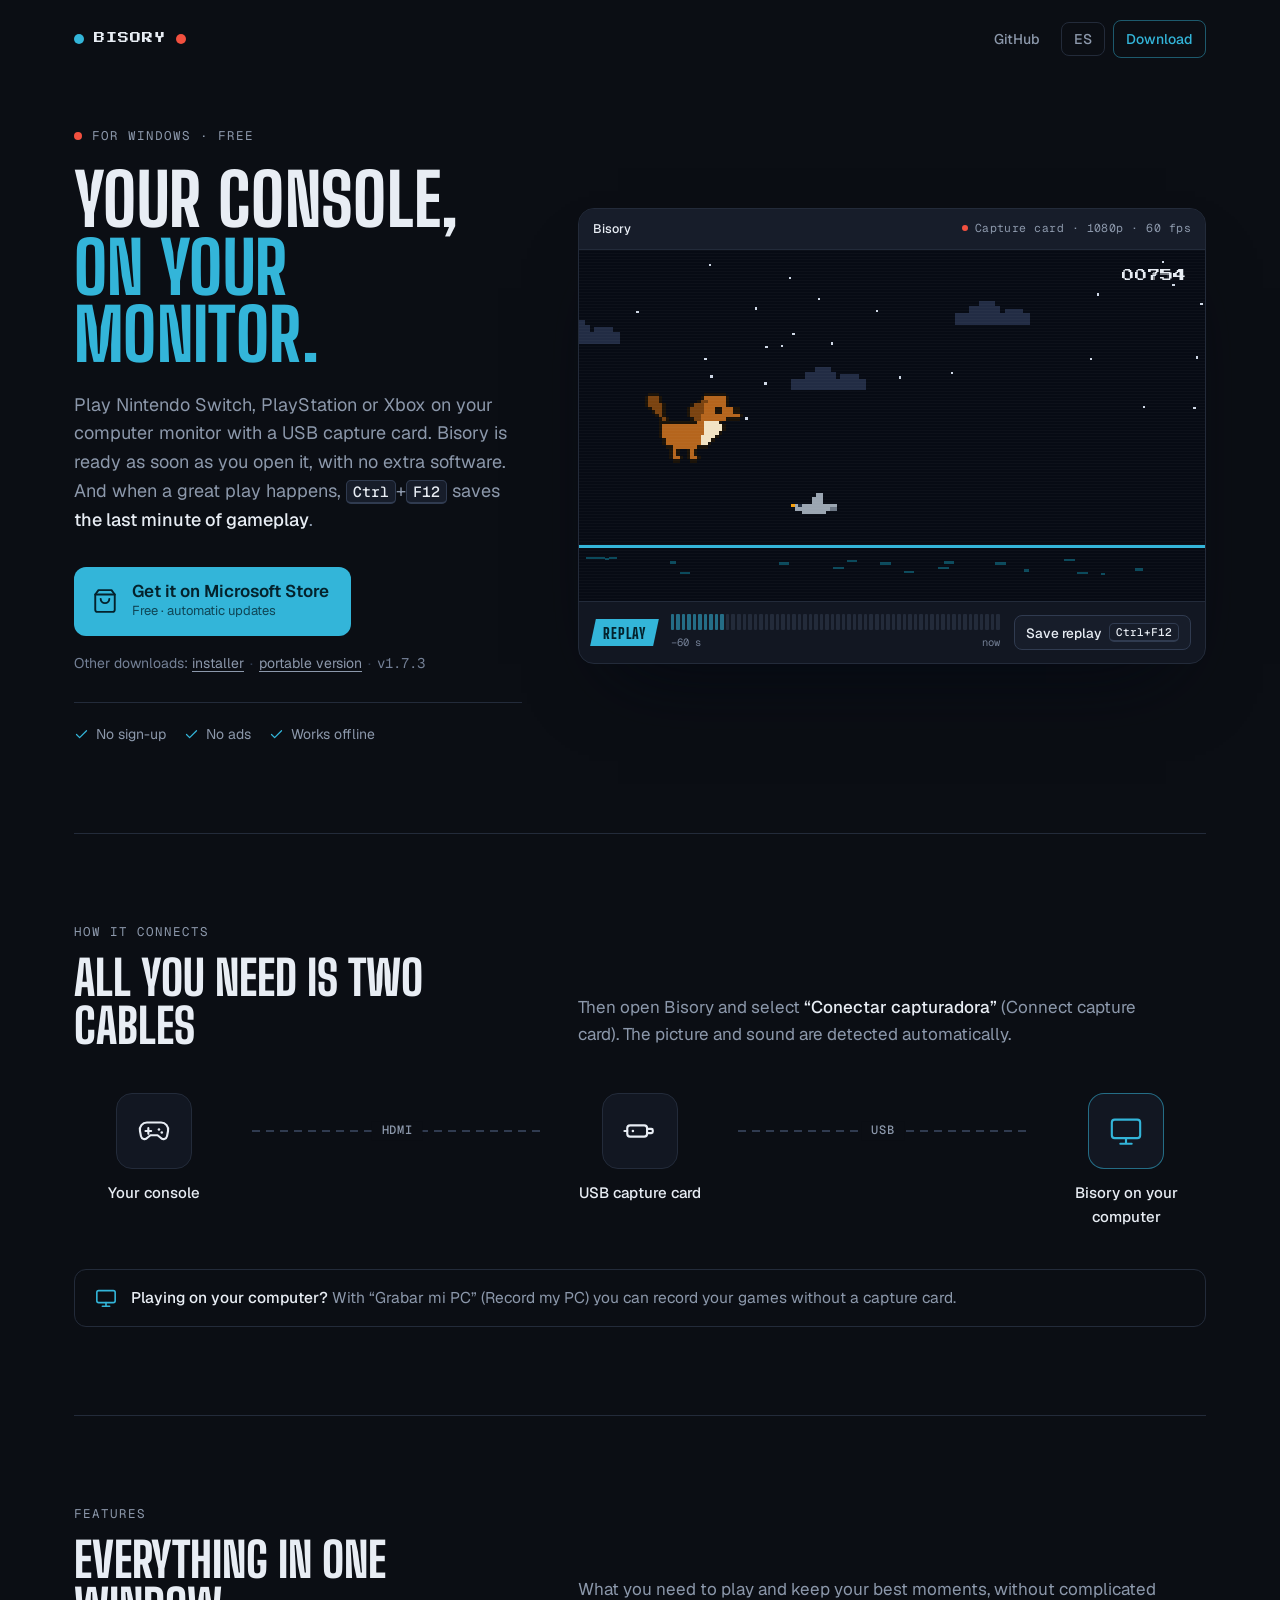
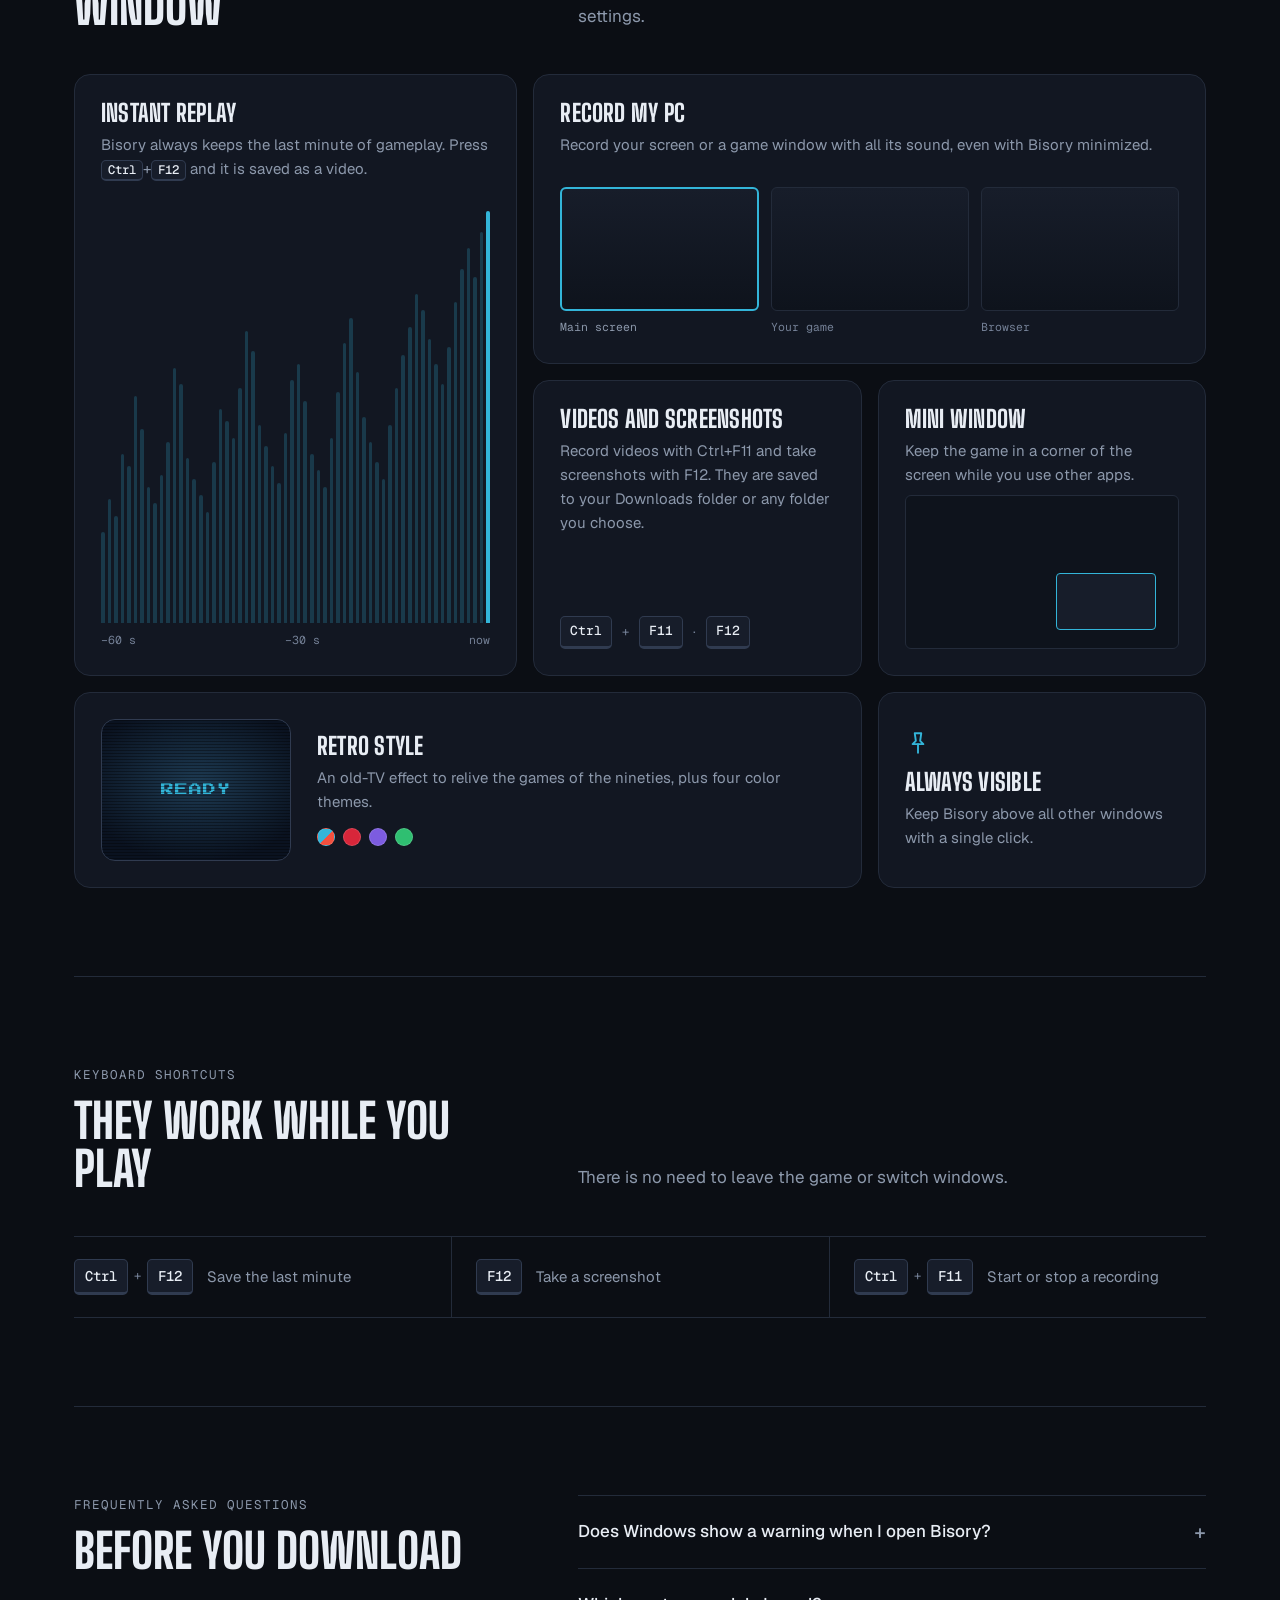
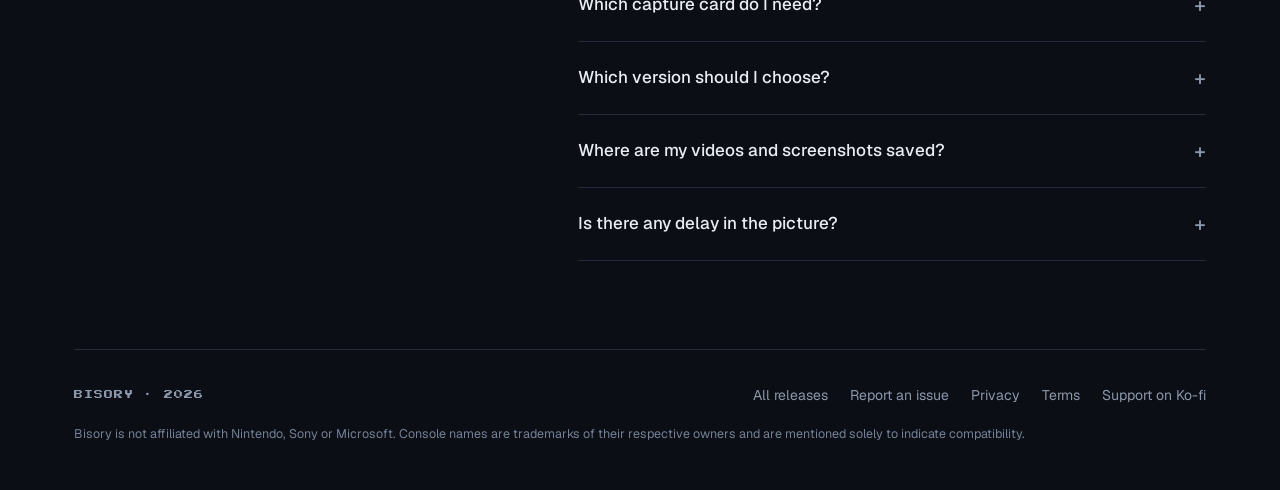
<file: docs/index.html>
<!DOCTYPE html>
<html lang="es">
<head>
<meta charset="UTF-8">
<meta name="viewport" content="width=device-width, initial-scale=1">
<title>Bisory: tu consola en tu monitor</title>
<meta name="description" content="Bisory es un visor de capturadora gratuito para Windows. Juega tu consola en el monitor de tu computadora, guarda el último minuto de juego con una tecla y graba tus partidas de PC. Disponible en Microsoft Store.">
<meta name="theme-color" content="#0B0E14">
<link rel="icon" href="icon.ico">
<link rel="preload" href="fonts/big-shoulders-display.woff2" as="font" type="font/woff2" crossorigin>
<link rel="preload" href="fonts/geist.woff2" as="font" type="font/woff2" crossorigin>
<link rel="stylesheet" href="fonts/fonts.css">
<style>
  /* ---------- tokens ----------
     Azul = acciones. Rojo = solo "en vivo" y grabando. Los dos juntos = la marca (los puntos del logo). */
  :root{
    --bg:#0B0E14;
    --panel:#121722;
    --panel-2:#171D2A;
    --line:#232B3A;
    --line-2:#303B50;
    --text:#E8EDF4;
    --muted:#8C98AB;
    --faint:#748096;   /* el gris más tenue que aún pasa 4.5:1 sobre --bg */
    --blue:#33B5D9;
    --blue-ink:#04222C;
    --rec:#F2503F;
    --r-sm:8px;
    --r-md:12px;
    --r-lg:16px;
    --font-display:"Big Shoulders Display","Arial Narrow",sans-serif;
    --font-body:"Geist",system-ui,-apple-system,"Segoe UI",sans-serif;
    --font-mono:"Geist Mono",ui-monospace,Consolas,monospace;
    --font-pixel:"Press Start 2P",monospace;
    --ease:cubic-bezier(.16,1,.3,1);
  }
  *{margin:0;padding:0;box-sizing:border-box}
  html{scroll-behavior:smooth}
  body{
    background:var(--bg);color:var(--text);
    font-family:var(--font-body);font-size:16px;line-height:1.6;
    -webkit-font-smoothing:antialiased;
  }
  ::selection{background:var(--blue);color:var(--blue-ink)}
  a{color:var(--blue)}
  a:focus-visible,button:focus-visible,summary:focus-visible{outline:2px solid var(--blue);outline-offset:3px;border-radius:4px}
  .wrap{max-width:1180px;margin:0 auto;padding:0 24px}
  .mono{font-family:var(--font-mono)}

  /* ---------- barra superior ---------- */
  header{display:flex;align-items:center;justify-content:space-between;gap:16px;padding:20px 0}
  .brand{
    font-family:var(--font-pixel);font-size:11px;letter-spacing:1px;
    color:var(--text);text-decoration:none;display:flex;align-items:center;gap:10px;
  }
  .brand .dot-l,.brand .dot-r{width:10px;height:10px;border-radius:50%}
  .brand .dot-l{background:var(--blue)}
  .brand .dot-r{background:var(--rec)}
  .top-actions{display:flex;align-items:center;gap:8px}
  .top-link,.lang-btn{
    font-family:var(--font-body);font-weight:500;font-size:14px;
    color:var(--muted);background:none;border:1px solid transparent;
    border-radius:var(--r-sm);padding:7px 12px;cursor:pointer;text-decoration:none;
    transition:color .2s,border-color .2s;
  }
  .top-link:hover,.lang-btn:hover{color:var(--text)}
  .lang-btn{border-color:var(--line)}
  .top-cta{color:var(--blue);border-color:rgba(51,181,217,.45)}
  .top-cta:hover{color:var(--text);border-color:var(--blue)}

  /* ---------- portada: texto a la izquierda, demo en vivo a la derecha ---------- */
  .hero{
    display:grid;grid-template-columns:minmax(0,5fr) minmax(0,7fr);
    gap:56px;align-items:center;padding:48px 0 88px;
  }
  .eyebrow{
    font-family:var(--font-mono);font-size:12.5px;letter-spacing:.08em;text-transform:uppercase;
    color:var(--muted);display:flex;align-items:center;gap:10px;margin-bottom:20px;
  }
  .eyebrow::before{content:"";width:8px;height:8px;border-radius:50%;background:var(--rec);animation:live 2s ease-in-out infinite}
  @keyframes live{50%{opacity:.35}}
  h1{
    font-family:var(--font-display);font-weight:800;text-transform:uppercase;
    font-size:clamp(46px,5.6vw,72px);line-height:.94;letter-spacing:.005em;
  }
  h1 em{font-style:normal;color:var(--blue)}
  .lead{margin-top:22px;font-size:18px;color:var(--muted);max-width:30em}
  .lead strong{color:var(--text);font-weight:500}
  kbd{
    font-family:var(--font-mono);font-size:.82em;font-weight:500;
    background:var(--panel-2);border:1px solid var(--line-2);border-bottom-width:2px;
    border-radius:5px;padding:1px 6px;color:var(--text);white-space:nowrap;
  }

  .cta{
    display:inline-flex;align-items:center;gap:14px;margin-top:32px;
    background:var(--blue);color:var(--blue-ink);text-decoration:none;
    border-radius:var(--r-md);padding:14px 22px 14px 18px;
    transition:transform .25s var(--ease),background-color .2s;
  }
  .cta:hover{background:#4CC2E3;transform:translateY(-1px)}
  .cta:active{transform:scale(.98)}
  .cta svg{width:26px;height:26px;flex:none}
  .cta .t{display:block;font-weight:600;font-size:17px;line-height:1.2}
  .cta .s{display:block;font-size:13px;opacity:.75}
  .alt-dl{margin-top:16px;font-size:14px;color:var(--faint)}
  .alt-dl a{color:var(--muted);text-underline-offset:3px}
  .alt-dl a:hover{color:var(--text)}
  .alt-dl .sep{margin:0 6px;color:var(--line-2)}
  .trust{display:flex;flex-wrap:wrap;gap:8px 18px;margin-top:28px;padding-top:20px;border-top:1px solid var(--line);list-style:none}
  .trust li{display:flex;align-items:center;gap:7px;font-size:14px;color:var(--muted)}
  .trust svg{width:15px;height:15px;color:var(--blue);flex:none}

  /* entrada escalonada de la portada */
  .hero-copy > *{animation:rise .7s var(--ease) both}
  .hero-copy > :nth-child(2){animation-delay:.06s}
  .hero-copy > :nth-child(3){animation-delay:.12s}
  .hero-copy > :nth-child(4){animation-delay:.18s}
  .hero-copy > :nth-child(5){animation-delay:.24s}
  .hero-copy > :nth-child(6){animation-delay:.3s}
  @keyframes rise{from{opacity:0;transform:translateY(10px)}}

  /* ---------- la ventana de Bisory (demo en vivo) ---------- */
  .demo{
    background:var(--panel);border:1px solid var(--line);border-radius:var(--r-lg);overflow:hidden;
    box-shadow:0 40px 80px -40px rgba(3,8,18,.9), inset 0 1px 0 rgba(255,255,255,.04);
    animation:rise .8s .15s var(--ease) both;
  }
  .demo-bar{
    display:flex;align-items:center;gap:10px;padding:10px 14px;
    background:var(--panel-2);border-bottom:1px solid var(--line);
    font-size:12.5px;color:var(--muted);
  }
  .demo-bar b{font-weight:500;color:var(--text)}
  .demo-chip{margin-left:auto;font-family:var(--font-mono);font-size:11.5px;letter-spacing:.04em;color:var(--muted)}
  .demo-chip::before{content:"";display:inline-block;width:6px;height:6px;border-radius:50%;background:var(--rec);margin-right:7px;vertical-align:1px;animation:live 2s ease-in-out infinite}
  .demo-screen{position:relative;aspect-ratio:16/9;background:#070b14;overflow:hidden}
  .demo-screen canvas{display:block;width:100%;height:100%;image-rendering:pixelated}
  .demo-screen::after{   /* scanlines muy suaves: se nota que es una señal de video */
    content:"";position:absolute;inset:0;pointer-events:none;
    background:repeating-linear-gradient(to bottom,rgba(255,255,255,.025) 0 1px,transparent 1px 3px);
  }
  .demo-screen.flash::before{
    content:"";position:absolute;inset:0;z-index:2;background:#fff;pointer-events:none;
    animation:flash .45s ease-out forwards;
  }
  @keyframes flash{from{opacity:.55}to{opacity:0}}
  .demo-fly{
    position:absolute;left:0;top:0;width:100%;height:100%;z-index:3;pointer-events:none;
    border-radius:6px;image-rendering:pixelated;
    transition:transform .9s var(--ease),opacity .9s ease;transform-origin:bottom right;
  }
  .demo-fly.go{transform:translate(-4%,-4%) scale(.18);opacity:0}
  .demo-toast{
    position:absolute;left:50%;bottom:14px;z-index:4;
    transform:translate(-50%,8px);opacity:0;pointer-events:none;
    background:rgba(18,23,34,.92);border:1px solid var(--line-2);border-radius:999px;
    padding:6px 14px;font-size:13px;color:var(--text);white-space:nowrap;
    transition:opacity .25s,transform .35s var(--ease);
  }
  .demo-toast.show{opacity:1;transform:translate(-50%,0)}
  .demo-foot{display:flex;align-items:center;gap:14px;padding:12px 14px;border-top:1px solid var(--line)}
  .replay-bug{   /* la etiqueta de repetición de las transmisiones deportivas */
    font-family:var(--font-display);font-weight:800;font-size:15px;letter-spacing:.06em;
    background:var(--blue);color:var(--blue-ink);padding:2px 10px 1px;transform:skewX(-12deg);flex:none;
  }
  .replay-bug span{display:inline-block;transform:skewX(12deg)}
  .buffer-wrap{flex:1;min-width:0}
  .buffer{display:grid;grid-template-columns:repeat(60,1fr);gap:2px;height:16px}
  .buffer i{background:var(--line);border-radius:1px;transition:background-color .2s}
  .buffer i.on{background:rgba(51,181,217,.55)}
  .buffer.full i:last-child{background:var(--blue);animation:live 1s ease-in-out infinite}
  .buffer-scale{display:flex;justify-content:space-between;margin-top:4px;font-family:var(--font-mono);font-size:10.5px;color:var(--faint)}
  .demo-save{
    display:inline-flex;align-items:center;gap:8px;flex:none;cursor:pointer;
    font-family:var(--font-body);font-size:13.5px;font-weight:500;color:var(--text);
    background:var(--panel-2);border:1px solid var(--line-2);border-radius:var(--r-sm);padding:7px 11px;
    transition:border-color .2s,transform .2s var(--ease);
  }
  .demo-save:hover{border-color:var(--blue)}
  .demo-save:active{transform:scale(.97)}
  .demo-save kbd{font-size:11px}

  /* ---------- secciones ---------- */
  section{padding:88px 0;border-top:1px solid var(--line)}
  .sec-head{display:grid;grid-template-columns:minmax(0,5fr) minmax(0,7fr);gap:56px;align-items:end;margin-bottom:44px}
  .sec-label{font-family:var(--font-mono);font-size:12.5px;letter-spacing:.08em;text-transform:uppercase;color:var(--muted);display:block;margin-bottom:12px}
  h2{font-family:var(--font-display);font-weight:800;text-transform:uppercase;font-size:clamp(34px,3.8vw,48px);line-height:.98}
  .sec-head p{color:var(--muted);font-size:17px;max-width:34em}
  .sec-head p strong{color:var(--text);font-weight:500}

  /* cómo se conecta: el cable de verdad, no tres tarjetas */
  /* arriba y no al centro: si un nombre ocupa dos líneas, los íconos siguen alineados */
  .chain{display:grid;grid-template-columns:auto 1fr auto 1fr auto;align-items:start;gap:0 18px}
  .node{display:flex;flex-direction:column;align-items:center;gap:12px;text-align:center;width:160px}
  .node .ico{
    width:76px;height:76px;border-radius:var(--r-lg);display:grid;place-items:center;
    background:var(--panel);border:1px solid var(--line);color:var(--text);
  }
  .node.me .ico{border-color:rgba(51,181,217,.55);color:var(--blue)}
  .node .ico svg{width:34px;height:34px}
  .node span{font-size:15px;font-weight:500}
  .link{position:relative;height:2px;background:repeating-linear-gradient(90deg,var(--line-2) 0 8px,transparent 8px 14px);margin-top:37px}
  .link b{
    position:absolute;left:50%;top:50%;transform:translate(-50%,-50%);
    font-family:var(--font-mono);font-size:12px;font-weight:500;letter-spacing:.06em;
    background:var(--bg);color:var(--muted);padding:0 10px;
  }
  .pc-note{
    margin-top:40px;display:flex;align-items:center;gap:14px;flex-wrap:wrap;
    padding:16px 20px;border:1px solid var(--line);border-radius:var(--r-md);color:var(--muted);font-size:15.5px;
  }
  .pc-note svg{width:22px;height:22px;color:var(--blue);flex:none}
  .pc-note strong{color:var(--text);font-weight:500}

  /* funciones: cuadrícula asimétrica, cada una con su detalle */
  .bento{
    display:grid;grid-template-columns:1.35fr 1fr 1fr;gap:16px;
    grid-template-areas:"replay pc pc" "replay clips mini" "crt crt zero";
  }
  .tile{background:var(--panel);border:1px solid var(--line);border-radius:var(--r-lg);padding:26px;display:flex;flex-direction:column;gap:8px}
  .tile h3{font-family:var(--font-display);font-weight:800;text-transform:uppercase;font-size:24px;line-height:1;letter-spacing:.01em}
  .tile p{color:var(--muted);font-size:15px}
  .t-replay{grid-area:replay}
  .t-pc{grid-area:pc}
  .t-clips{grid-area:clips}
  .t-mini{grid-area:mini}
  .t-crt{grid-area:crt}
  .t-zero{grid-area:zero}
  .viz{margin-top:auto;padding-top:22px}
  /* replay: los 60 segundos hacia atrás; las barras llenan lo que mida la tarjeta */
  .viz-replay{flex:1;display:flex;flex-direction:column}
  .viz-replay .bars{flex:1;min-height:140px;display:flex;align-items:flex-end;gap:3px}
  .viz-replay .bars i{flex:1;background:rgba(51,181,217,.22);border-radius:2px 2px 0 0;height:calc(var(--h) * 1%)}
  .viz-replay .bars i:last-child{background:var(--blue)}
  .viz-replay .scale{display:flex;justify-content:space-between;margin-top:8px;font-family:var(--font-mono);font-size:11.5px;color:var(--faint)}
  /* grabar mi PC: el selector de ventanas */
  .viz-pc{display:grid;grid-template-columns:repeat(3,1fr);gap:12px}
  .viz-pc figure{display:flex;flex-direction:column;gap:7px;min-width:0}
  .viz-pc .thumb{aspect-ratio:16/10;border-radius:6px;border:1px solid var(--line);background:linear-gradient(180deg,var(--panel-2),#0e131c)}
  .viz-pc .sel .thumb{border:2px solid var(--blue)}
  .viz-pc figcaption{font-family:var(--font-mono);font-size:11.5px;color:var(--faint);white-space:nowrap;overflow:hidden;text-overflow:ellipsis}
  .viz-pc .sel figcaption{color:var(--muted)}
  /* clips: las teclas */
  .viz-keys{display:flex;flex-wrap:wrap;gap:8px 10px;align-items:center;font-size:13px;color:var(--faint)}
  .viz-keys kbd{font-size:13px;padding:4px 9px;border-bottom-width:3px}
  /* ventana mini: una ventana dentro de otra */
  .viz-mini{position:relative;aspect-ratio:16/9;border-radius:6px;border:1px solid var(--line);background:#0e131c}
  .viz-mini::after{content:"";position:absolute;right:8%;bottom:12%;width:36%;aspect-ratio:16/9;border-radius:4px;background:var(--panel-2);border:1px solid var(--blue)}
  /* tele vieja: scanlines y los cuatro temas */
  .t-crt{flex-direction:row;align-items:center;gap:26px}
  .t-crt .txt{display:flex;flex-direction:column;gap:8px;flex:1}
  .crt-swatch{
    width:190px;aspect-ratio:4/3;border-radius:14px;flex:none;position:relative;overflow:hidden;
    background:radial-gradient(90% 80% at 50% 45%,#1d3a52 0%,#0a1220 70%);border:1px solid var(--line-2);
  }
  .crt-swatch::after{content:"";position:absolute;inset:0;background:repeating-linear-gradient(to bottom,rgba(0,0,0,.35) 0 1px,transparent 1px 3px)}
  .crt-swatch span{position:absolute;inset:0;display:grid;place-items:center;font-family:var(--font-pixel);font-size:13px;color:var(--blue);letter-spacing:1px}
  .t-zero svg{width:26px;height:26px;color:var(--blue);margin-bottom:6px}
  .themes{display:flex;gap:8px;margin-top:6px}
  .themes i{width:18px;height:18px;border-radius:50%;border:1px solid rgba(255,255,255,.15)}
  .t-zero{justify-content:center}

  /* atajos: una tira, sin tarjetas */
  .keys{display:grid;grid-template-columns:repeat(3,1fr);border-top:1px solid var(--line);border-bottom:1px solid var(--line)}
  .key-row{display:flex;align-items:center;gap:14px;padding:22px 24px 22px 0}
  .key-row + .key-row{padding-left:24px;border-left:1px solid var(--line)}
  .key-row .caps{display:flex;align-items:center;gap:6px;color:var(--faint);font-size:13px;flex:none}
  .key-row kbd{font-size:14px;padding:5px 10px;border-bottom-width:3px}
  .key-row p{color:var(--muted);font-size:15px}

  /* preguntas: dos columnas, líneas en vez de cajas */
  .faq{display:grid;grid-template-columns:minmax(0,5fr) minmax(0,7fr);gap:56px}
  .faq-list{border-top:1px solid var(--line)}
  details{border-bottom:1px solid var(--line)}
  summary{
    font-weight:500;font-size:17px;padding:20px 0;cursor:pointer;list-style:none;
    display:flex;justify-content:space-between;align-items:center;gap:16px;
  }
  summary::-webkit-details-marker{display:none}
  summary::after{content:"+";font-family:var(--font-mono);font-size:20px;color:var(--muted);flex:none;transition:transform .3s var(--ease)}
  details[open] summary::after{transform:rotate(45deg)}
  details .a{padding:0 40px 22px 0;color:var(--muted);font-size:15.5px}
  details .a strong{color:var(--text);font-weight:500}
  details .a code{font-family:var(--font-mono);background:var(--panel-2);padding:1px 6px;border-radius:5px;font-size:13.5px;color:var(--text)}

  /* pie */
  footer{
    border-top:1px solid var(--line);padding:34px 0 46px;
    display:flex;justify-content:space-between;align-items:center;gap:14px;flex-wrap:wrap;
    color:var(--muted);font-size:14px;
  }
  footer .f-brand{font-family:var(--font-pixel);font-size:9px;letter-spacing:1px}
  footer .legal{flex-basis:100%;font-size:12.5px;color:var(--faint);margin-top:4px}
  footer nav{display:flex;gap:22px;flex-wrap:wrap}
  footer a{color:var(--muted);text-decoration:none}
  footer a:hover{color:var(--text)}

  /* ---------- pantallas chicas: una sola columna ---------- */
  @media (max-width:960px){
    .hero,.sec-head,.faq{grid-template-columns:1fr;gap:36px}
    .hero{padding-top:24px}
    .bento{grid-template-columns:1fr 1fr;grid-template-areas:"replay replay" "pc pc" "clips mini" "crt crt" "zero zero"}
  }
  @media (max-width:680px){
    .wrap{padding:0 16px}
    .top-link.gh{display:none}
    section{padding:64px 0}
    .chain{grid-template-columns:1fr;justify-items:center;gap:0}
    .link{width:2px;height:48px;margin:8px 0;background:repeating-linear-gradient(180deg,var(--line-2) 0 8px,transparent 8px 14px)}
    .link b{padding:4px 0}
    .bento{grid-template-columns:1fr;grid-template-areas:"replay" "pc" "clips" "mini" "crt" "zero"}
    .t-crt{flex-direction:column;align-items:flex-start}
    .crt-swatch{width:100%;aspect-ratio:16/7}
    .keys{grid-template-columns:1fr}
    .key-row,.key-row + .key-row{padding:18px 0;border-left:none}
    .key-row + .key-row{border-top:1px solid var(--line)}
    .demo-foot{flex-wrap:wrap}
    .buffer-wrap{order:3;flex-basis:100%}
    .demo-save{margin-left:auto}
  }
  @media (prefers-reduced-motion:reduce){
    html{scroll-behavior:auto}
    *,*::before,*::after{animation:none !important;transition:none !important}
  }
</style>
</head>
<body>

<div class="wrap">
  <header>
    <a class="brand" href="#" aria-label="Bisory"><span class="dot-l"></span>BISORY<span class="dot-r"></span></a>
    <div class="top-actions">
      <a class="top-link gh" href="https://github.com/ylimecc/Bisory" rel="noopener">GitHub</a>
      <button class="lang-btn" id="langBtn" aria-label="Switch language">EN</button>
      <a class="top-link top-cta" href="https://apps.microsoft.com/detail/9PN1XST1QHBF" rel="noopener" data-i18n="navdl">Descargar</a>
    </div>
  </header>

  <!-- ================= PORTADA ================= -->
  <main class="hero">
    <div class="hero-copy">
      <p class="eyebrow" data-i18n="eyebrow">Para Windows · Gratis</p>
      <h1 data-i18n="h1">Tu consola,<br><em>en tu monitor.</em></h1>
      <p class="lead" data-i18n="lead">Juega Nintendo Switch, PlayStation o Xbox en el monitor de tu computadora con una capturadora USB. Bisory está listo en cuanto lo abres, sin programas adicionales. Y si ocurre una gran jugada, <kbd>Ctrl</kbd>+<kbd>F12</kbd> guarda <strong>el último minuto de juego</strong>.</p>
      <a class="cta" href="https://apps.microsoft.com/detail/9PN1XST1QHBF" rel="noopener">
        <svg viewBox="0 0 24 24" fill="none" stroke="currentColor" stroke-width="1.75" stroke-linecap="round" stroke-linejoin="round" aria-hidden="true"><path d="M6 2 3 6v14a2 2 0 0 0 2 2h14a2 2 0 0 0 2-2V6l-3-4z"/><path d="M3 6h18"/><path d="M16 10a4 4 0 0 1-8 0"/></svg>
        <span><span class="t" data-i18n="cta">Descargar en Microsoft Store</span><span class="s" data-i18n="ctas">Gratis · con actualizaciones automáticas</span></span>
      </a>
      <p class="alt-dl">
        <span data-i18n="alt">Otras descargas:</span>
        <a href="https://github.com/ylimecc/Bisory/releases/download/v1.7.3/Bisory-Setup-1.7.3.exe" title="Bisory-Setup-1.7.3.exe · 72 MB" data-i18n="dl1">instalador</a><span class="sep">·</span><a href="https://github.com/ylimecc/Bisory/releases/download/v1.7.3/Bisory-Portable-1.7.3.exe" title="Bisory-Portable-1.7.3.exe · 72 MB" data-i18n="dl2">versión portátil</a><span class="sep">·</span><span class="mono">v1.7.3</span>
      </p>
      <ul class="trust">
        <li><svg viewBox="0 0 24 24" fill="none" stroke="currentColor" stroke-width="2" stroke-linecap="round" stroke-linejoin="round" aria-hidden="true"><path d="M20 6 9 17l-5-5"/></svg><span data-i18n="tr1">Sin registro</span></li>
        <li><svg viewBox="0 0 24 24" fill="none" stroke="currentColor" stroke-width="2" stroke-linecap="round" stroke-linejoin="round" aria-hidden="true"><path d="M20 6 9 17l-5-5"/></svg><span data-i18n="tr2">Sin anuncios</span></li>
        <li><svg viewBox="0 0 24 24" fill="none" stroke="currentColor" stroke-width="2" stroke-linecap="round" stroke-linejoin="round" aria-hidden="true"><path d="M20 6 9 17l-5-5"/></svg><span data-i18n="tr3">Funciona sin internet</span></li>
      </ul>
    </div>

    <figure class="demo" aria-label="Demostración: la ventana de Bisory mostrando un juego, con el replay de los últimos 60 segundos">
      <div class="demo-bar" aria-hidden="true"><b>Bisory</b><span class="demo-chip" data-i18n="chip">Capturadora · 1080p · 60 fps</span></div>
      <div class="demo-screen" id="demoScreen">
        <canvas id="demoCanvas" width="534" height="300" aria-hidden="true"></canvas>
        <div class="demo-toast" id="demoToast" role="status" aria-live="polite"></div>
      </div>
      <div class="demo-foot">
        <span class="replay-bug" aria-hidden="true"><span>REPLAY</span></span>
        <div class="buffer-wrap" aria-hidden="true">
          <div class="buffer" id="demoBuffer"></div>
          <div class="buffer-scale"><span>−60 s</span><span data-i18n="now">ahora</span></div>
        </div>
        <button class="demo-save" id="demoSave" type="button"><span data-i18n="save">Guardar replay</span> <kbd>Ctrl+F12</kbd></button>
      </div>
      <span id="demoToastText" hidden data-i18n="toast">Replay guardado (60 s)</span>
    </figure>
  </main>

  <!-- ================= CÓMO SE CONECTA ================= -->
  <section id="como">
    <div class="sec-head">
      <div>
        <span class="sec-label" data-i18n="s1label">Cómo se conecta</span>
        <h2 data-i18n="s1title">Solo necesitas dos cables</h2>
      </div>
      <p data-i18n="s1p">Después, abre Bisory y selecciona <strong>«Conectar capturadora»</strong>. La imagen y el sonido se detectan automáticamente.</p>
    </div>
    <div class="chain">
      <div class="node">
        <div class="ico"><svg viewBox="0 0 24 24" fill="none" stroke="currentColor" stroke-width="1.5" stroke-linecap="round" stroke-linejoin="round" aria-hidden="true"><path d="M6 12h4M8 10v4"/><circle cx="15.5" cy="11" r=".9" fill="currentColor" stroke="none"/><circle cx="17.5" cy="13" r=".9" fill="currentColor" stroke="none"/><path d="M7 6h10a5 5 0 0 1 4.9 6l-.7 3.6a2.6 2.6 0 0 1-4.5 1.2L14.5 15h-5l-2.2 1.8a2.6 2.6 0 0 1-4.5-1.2L2.1 12A5 5 0 0 1 7 6z"/></svg></div>
        <span data-i18n="n1">Tu consola</span>
      </div>
      <div class="link"><b>HDMI</b></div>
      <div class="node">
        <div class="ico"><svg viewBox="0 0 24 24" fill="none" stroke="currentColor" stroke-width="1.5" stroke-linecap="round" stroke-linejoin="round" aria-hidden="true"><rect x="3" y="8" width="14" height="8" rx="2"/><path d="M17 10.5h3a1 1 0 0 1 1 1v1a1 1 0 0 1-1 1h-3"/><path d="M3 12H1"/><circle cx="7" cy="12" r=".9" fill="currentColor" stroke="none"/></svg></div>
        <span data-i18n="n2">Capturadora USB</span>
      </div>
      <div class="link"><b>USB</b></div>
      <div class="node me">
        <div class="ico"><svg viewBox="0 0 24 24" fill="none" stroke="currentColor" stroke-width="1.5" stroke-linecap="round" stroke-linejoin="round" aria-hidden="true"><rect x="2" y="4" width="20" height="13" rx="2"/><path d="M8 21h8M12 17v4"/></svg></div>
        <span data-i18n="n3">Bisory en tu computadora</span>
      </div>
    </div>
    <p class="pc-note">
      <svg viewBox="0 0 24 24" fill="none" stroke="currentColor" stroke-width="1.75" stroke-linecap="round" stroke-linejoin="round" aria-hidden="true"><rect x="2" y="4" width="20" height="13" rx="2"/><path d="M8 21h8M12 17v4"/></svg>
      <span data-i18n="pcnote"><strong>¿Juegas en la computadora?</strong> Con «Grabar mi PC» puedes grabar tus partidas sin capturadora.</span>
    </p>
  </section>

  <!-- ================= FUNCIONES ================= -->
  <section id="funciones">
    <div class="sec-head">
      <div>
        <span class="sec-label" data-i18n="s2label">Funciones</span>
        <h2 data-i18n="s2title">Todo en una ventana</h2>
      </div>
      <p data-i18n="s2p">Lo necesario para jugar y guardar tus mejores momentos, sin configuraciones complicadas.</p>
    </div>
    <div class="bento">
      <article class="tile t-replay">
        <h3 data-i18n="f1t">Replay instantáneo</h3>
        <p data-i18n="f1p">Bisory conserva siempre el último minuto de juego. Presiona <kbd>Ctrl</kbd>+<kbd>F12</kbd> y se guarda como video.</p>
        <div class="viz viz-replay" aria-hidden="true">
          <div class="bars" id="replayBars"></div>
          <div class="scale"><span>−60 s</span><span>−30 s</span><span data-i18n="now">ahora</span></div>
        </div>
      </article>
      <article class="tile t-pc">
        <h3 data-i18n="f2t">Grabar mi PC</h3>
        <p data-i18n="f2p">Graba tu pantalla o la ventana de un juego con todo su sonido, incluso con Bisory minimizado.</p>
        <div class="viz viz-pc" aria-hidden="true">
          <figure class="sel"><div class="thumb"></div><figcaption data-i18n="pc1">Pantalla principal</figcaption></figure>
          <figure><div class="thumb"></div><figcaption data-i18n="pc2">Tu juego</figcaption></figure>
          <figure><div class="thumb"></div><figcaption data-i18n="pc3">Navegador</figcaption></figure>
        </div>
      </article>
      <article class="tile t-clips">
        <h3 data-i18n="f3t">Videos y capturas</h3>
        <p data-i18n="f3p">Graba videos con Ctrl+F11 y toma capturas con F12. Se guardan en tu carpeta de Descargas o en la que prefieras.</p>
        <div class="viz viz-keys" aria-hidden="true"><kbd>Ctrl</kbd>+<kbd>F11</kbd><span>·</span><kbd>F12</kbd></div>
      </article>
      <article class="tile t-mini">
        <h3 data-i18n="f4t">Ventana mini</h3>
        <p data-i18n="f4p">Mantén el juego en una esquina de la pantalla mientras usas otras aplicaciones.</p>
        <div class="viz viz-mini" aria-hidden="true"></div>
      </article>
      <article class="tile t-crt">
        <div class="crt-swatch" aria-hidden="true"><span>READY</span></div>
        <div class="txt">
          <h3 data-i18n="f5t">Estilo retro</h3>
          <p data-i18n="f5p">Un efecto de televisión antigua para revivir los juegos de los noventa, además de cuatro temas de color.</p>
          <div class="themes" aria-hidden="true">
            <i style="background:linear-gradient(135deg,#33B5D9 50%,#F2503F 50%)"></i><i style="background:#D8263A"></i><i style="background:#7C5CE0"></i><i style="background:#2FBF71"></i>
          </div>
        </div>
      </article>
      <article class="tile t-zero">
        <svg viewBox="0 0 24 24" fill="none" stroke="currentColor" stroke-width="1.75" stroke-linecap="round" stroke-linejoin="round" aria-hidden="true"><path d="M9 3h6l-1 7 3 3H7l3-3z"/><path d="M12 13v8"/></svg>
        <h3 data-i18n="f6t">Siempre visible</h3>
        <p data-i18n="f6p">Mantén Bisory por encima de las demás ventanas con un solo clic.</p>
      </article>
    </div>
  </section>

  <!-- ================= ATAJOS ================= -->
  <section id="atajos">
    <div class="sec-head">
      <div>
        <span class="sec-label" data-i18n="s3label">Atajos de teclado</span>
        <h2 data-i18n="s3title">Funcionan mientras juegas</h2>
      </div>
      <p data-i18n="s3p">No necesitas salir del juego ni cambiar de ventana.</p>
    </div>
    <div class="keys">
      <div class="key-row"><span class="caps"><kbd>Ctrl</kbd>+<kbd>F12</kbd></span><p data-i18n="k1">Guardar el último minuto</p></div>
      <div class="key-row"><span class="caps"><kbd>F12</kbd></span><p data-i18n="k2">Tomar una captura de pantalla</p></div>
      <div class="key-row"><span class="caps"><kbd>Ctrl</kbd>+<kbd>F11</kbd></span><p data-i18n="k3">Iniciar o detener una grabación</p></div>
    </div>
  </section>

  <!-- ================= PREGUNTAS ================= -->
  <section id="faq">
    <div class="faq">
      <div>
        <span class="sec-label" data-i18n="s4label">Preguntas frecuentes</span>
        <h2 data-i18n="s4title">Antes de descargar</h2>
      </div>
      <div class="faq-list">
        <details>
          <summary data-i18n="q1">¿Windows muestra una advertencia al abrir Bisory?</summary>
          <div class="a" data-i18n-html="a1">Solo si usas el instalador o la versión portátil, porque todavía no tienen firma digital. Para continuar, selecciona <strong>«Más información»</strong> y después <strong>«Ejecutar de todas formas»</strong>. La versión de Microsoft Store no muestra este aviso.</div>
        </details>
        <details>
          <summary data-i18n="q2">¿Qué capturadora necesito?</summary>
          <div class="a" data-i18n-html="a2">Cualquier capturadora USB con entrada HDMI. Bisory se probó con modelos económicos con chip <code>MS2130</code>, en Full HD a 60 cuadros por segundo. Si tu computadora tiene puertos USB 3.0 (suelen ser de color azul), conéctala en uno de ellos.</div>
        </details>
        <details>
          <summary data-i18n="q3">¿Qué versión me conviene?</summary>
          <div class="a" data-i18n-html="a3"><strong>Microsoft Store</strong> (recomendada): se instala y se actualiza sola, sin avisos de Windows. <strong>Instalador</strong>: funciona igual, pero las actualizaciones se descargan manualmente. <strong>Versión portátil</strong>: un solo archivo que se abre sin instalar nada, útil para llevarlo en una memoria USB.</div>
        </details>
        <details>
          <summary data-i18n="q4">¿Dónde se guardan mis videos y capturas?</summary>
          <div class="a" data-i18n-html="a4">En tu carpeta de <strong>Descargas</strong>. Para usar otra, abre Ajustes y selecciona «Cambiar carpeta».</div>
        </details>
        <details>
          <summary data-i18n="q5">¿Hay retraso en la imagen?</summary>
          <div class="a" data-i18n-html="a5">El retraso lo determina la capturadora, no Bisory. Con un modelo MS2130 es de unas décimas de segundo, suficiente para juegos de aventura, de plataformas o para jugar de forma casual. En juegos de pelea competitivos conviene jugar en la televisión y usar Bisory solo para grabar.</div>
        </details>
      </div>
    </div>
  </section>

  <footer>
    <span class="f-brand">BISORY · 2026</span>
    <nav>
      <a href="https://github.com/ylimecc/Bisory/releases" rel="noopener" data-i18n="ft1">Todas las versiones</a>
      <a href="https://github.com/ylimecc/Bisory/issues" rel="noopener" data-i18n="ft3">Reportar un problema</a>
      <a href="privacidad.html" data-i18n="ft4">Privacidad</a>
      <a href="terminos.html" data-i18n="ft5">Términos</a>
      <a href="https://ko-fi.com/ylimec" rel="noopener" data-i18n="ft6">Apoyar en Ko-fi</a>
    </nav>
    <p class="legal" data-i18n="legal">Bisory no está afiliado a Nintendo, Sony ni Microsoft. Los nombres de las consolas son marcas de sus respectivos titulares y se mencionan únicamente para indicar compatibilidad.</p>
  </footer>
</div>

<script>
/* ---------- idiomas ---------- */
const STRINGS = {
  es: {
    navdl:"Descargar",
    eyebrow:"Para Windows · Gratis",
    h1:"Tu consola,<br><em>en tu monitor.</em>",
    lead:"Juega Nintendo Switch, PlayStation o Xbox en el monitor de tu computadora con una capturadora USB. Bisory está listo en cuanto lo abres, sin programas adicionales. Y si ocurre una gran jugada, <kbd>Ctrl</kbd>+<kbd>F12</kbd> guarda <strong>el último minuto de juego</strong>.",
    cta:"Descargar en Microsoft Store",
    ctas:"Gratis · con actualizaciones automáticas",
    alt:"Otras descargas:",
    dl1:"instalador",
    dl2:"versión portátil",
    tr1:"Sin registro",
    tr2:"Sin anuncios",
    tr3:"Funciona sin internet",
    chip:"Capturadora · 1080p · 60 fps",
    now:"ahora",
    save:"Guardar replay",
    toast:"Replay guardado (60 s)",
    s1label:"Cómo se conecta",
    s1title:"Solo necesitas dos cables",
    s1p:"Después, abre Bisory y selecciona <strong>«Conectar capturadora»</strong>. La imagen y el sonido se detectan automáticamente.",
    n1:"Tu consola",
    n2:"Capturadora USB",
    n3:"Bisory en tu computadora",
    pcnote:"<strong>¿Juegas en la computadora?</strong> Con «Grabar mi PC» puedes grabar tus partidas sin capturadora.",
    s2label:"Funciones",
    s2title:"Todo en una ventana",
    s2p:"Lo necesario para jugar y guardar tus mejores momentos, sin configuraciones complicadas.",
    f1t:"Replay instantáneo",
    f1p:"Bisory conserva siempre el último minuto de juego. Presiona <kbd>Ctrl</kbd>+<kbd>F12</kbd> y se guarda como video.",
    f2t:"Grabar mi PC",
    f2p:"Graba tu pantalla o la ventana de un juego con todo su sonido, incluso con Bisory minimizado.",
    pc1:"Pantalla principal",
    pc2:"Tu juego",
    pc3:"Navegador",
    f3t:"Videos y capturas",
    f3p:"Graba videos con Ctrl+F11 y toma capturas con F12. Se guardan en tu carpeta de Descargas o en la que prefieras.",
    f4t:"Ventana mini",
    f4p:"Mantén el juego en una esquina de la pantalla mientras usas otras aplicaciones.",
    f5t:"Estilo retro",
    f5p:"Un efecto de televisión antigua para revivir los juegos de los noventa, además de cuatro temas de color.",
    f6t:"Siempre visible",
    f6p:"Mantén Bisory por encima de las demás ventanas con un solo clic.",
    s3label:"Atajos de teclado",
    s3title:"Funcionan mientras juegas",
    s3p:"No necesitas salir del juego ni cambiar de ventana.",
    k1:"Guardar el último minuto",
    k2:"Tomar una captura de pantalla",
    k3:"Iniciar o detener una grabación",
    s4label:"Preguntas frecuentes",
    s4title:"Antes de descargar",
    q1:"¿Windows muestra una advertencia al abrir Bisory?",
    a1:"Solo si usas el instalador o la versión portátil, porque todavía no tienen firma digital. Para continuar, selecciona <strong>«Más información»</strong> y después <strong>«Ejecutar de todas formas»</strong>. La versión de Microsoft Store no muestra este aviso.",
    q2:"¿Qué capturadora necesito?",
    a2:"Cualquier capturadora USB con entrada HDMI. Bisory se probó con modelos económicos con chip <code>MS2130</code>, en Full HD a 60 cuadros por segundo. Si tu computadora tiene puertos USB 3.0 (suelen ser de color azul), conéctala en uno de ellos.",
    q3:"¿Qué versión me conviene?",
    a3:"<strong>Microsoft Store</strong> (recomendada): se instala y se actualiza sola, sin avisos de Windows. <strong>Instalador</strong>: funciona igual, pero las actualizaciones se descargan manualmente. <strong>Versión portátil</strong>: un solo archivo que se abre sin instalar nada, útil para llevarlo en una memoria USB.",
    q4:"¿Dónde se guardan mis videos y capturas?",
    a4:"En tu carpeta de <strong>Descargas</strong>. Para usar otra, abre Ajustes y selecciona «Cambiar carpeta».",
    q5:"¿Hay retraso en la imagen?",
    a5:"El retraso lo determina la capturadora, no Bisory. Con un modelo MS2130 es de unas décimas de segundo, suficiente para juegos de aventura, de plataformas o para jugar de forma casual. En juegos de pelea competitivos conviene jugar en la televisión y usar Bisory solo para grabar.",
    ft1:"Todas las versiones",
    ft3:"Reportar un problema",
    ft4:"Privacidad",
    ft5:"Términos",
    ft6:"Apoyar en Ko-fi",
    legal:"Bisory no está afiliado a Nintendo, Sony ni Microsoft. Los nombres de las consolas son marcas de sus respectivos titulares y se mencionan únicamente para indicar compatibilidad.",
    title:"Bisory: tu consola en tu monitor"
  },
  en: {
    navdl:"Download",
    eyebrow:"For Windows · Free",
    h1:"Your console,<br><em>on your monitor.</em>",
    lead:"Play Nintendo Switch, PlayStation or Xbox on your computer monitor with a USB capture card. Bisory is ready as soon as you open it, with no extra software. And when a great play happens, <kbd>Ctrl</kbd>+<kbd>F12</kbd> saves <strong>the last minute of gameplay</strong>.",
    cta:"Get it on Microsoft Store",
    ctas:"Free · automatic updates",
    alt:"Other downloads:",
    dl1:"installer",
    dl2:"portable version",
    tr1:"No sign-up",
    tr2:"No ads",
    tr3:"Works offline",
    chip:"Capture card · 1080p · 60 fps",
    now:"now",
    save:"Save replay",
    toast:"Replay saved (60 s)",
    s1label:"How it connects",
    s1title:"All you need is two cables",
    s1p:"Then open Bisory and select <strong>“Conectar capturadora”</strong> (Connect capture card). The picture and sound are detected automatically.",
    n1:"Your console",
    n2:"USB capture card",
    n3:"Bisory on your computer",
    pcnote:"<strong>Playing on your computer?</strong> With “Grabar mi PC” (Record my PC) you can record your games without a capture card.",
    s2label:"Features",
    s2title:"Everything in one window",
    s2p:"What you need to play and keep your best moments, without complicated settings.",
    f1t:"Instant replay",
    f1p:"Bisory always keeps the last minute of gameplay. Press <kbd>Ctrl</kbd>+<kbd>F12</kbd> and it is saved as a video.",
    f2t:"Record my PC",
    f2p:"Record your screen or a game window with all its sound, even with Bisory minimized.",
    pc1:"Main screen",
    pc2:"Your game",
    pc3:"Browser",
    f3t:"Videos and screenshots",
    f3p:"Record videos with Ctrl+F11 and take screenshots with F12. They are saved to your Downloads folder or any folder you choose.",
    f4t:"Mini window",
    f4p:"Keep the game in a corner of the screen while you use other apps.",
    f5t:"Retro style",
    f5p:"An old-TV effect to relive the games of the nineties, plus four color themes.",
    f6t:"Always visible",
    f6p:"Keep Bisory above all other windows with a single click.",
    s3label:"Keyboard shortcuts",
    s3title:"They work while you play",
    s3p:"There is no need to leave the game or switch windows.",
    k1:"Save the last minute",
    k2:"Take a screenshot",
    k3:"Start or stop a recording",
    s4label:"Frequently asked questions",
    s4title:"Before you download",
    q1:"Does Windows show a warning when I open Bisory?",
    a1:"Only with the installer or the portable version, because they do not have a digital signature yet. To continue, select <strong>“More info”</strong> and then <strong>“Run anyway”</strong>. The Microsoft Store version does not show this warning.",
    q2:"Which capture card do I need?",
    a2:"Any USB capture card with an HDMI input. Bisory was tested with affordable models using the <code>MS2130</code> chip, in Full HD at 60 frames per second. If your computer has USB 3.0 ports (they are usually blue), plug it into one of them.",
    q3:"Which version should I choose?",
    a3:"<strong>Microsoft Store</strong> (recommended): installs and updates itself, with no Windows warnings. <strong>Installer</strong>: works the same, but you download updates manually. <strong>Portable version</strong>: a single file that opens without installing anything, handy to carry on a USB drive.",
    q4:"Where are my videos and screenshots saved?",
    a4:"In your <strong>Downloads</strong> folder. To use another one, open Ajustes (Settings) and select “Cambiar carpeta” (Change folder). The app is in Spanish.",
    q5:"Is there any delay in the picture?",
    a5:"The delay depends on the capture card, not on Bisory. With an MS2130 model it is a few tenths of a second, which is fine for adventure games, platformers or casual play. For competitive fighting games, it is better to play on the TV and use Bisory only to record.",
    ft1:"All releases",
    ft3:"Report an issue",
    ft4:"Privacy",
    ft5:"Terms",
    ft6:"Support on Ko-fi",
    legal:"Bisory is not affiliated with Nintendo, Sony or Microsoft. Console names are trademarks of their respective owners and are mentioned solely to indicate compatibility.",
    title:"Bisory: your console on your monitor"
  }
};

const langBtn = document.getElementById("langBtn");
let lang = "es";
try { lang = localStorage.getItem("vs-lang") || (navigator.language||"es").slice(0,2); } catch(e){}
if (lang !== "en") lang = "es";

function apply(){
  const t = STRINGS[lang];
  document.documentElement.lang = lang;
  document.title = t.title;
  langBtn.textContent = lang === "es" ? "EN" : "ES";
  document.querySelectorAll("[data-i18n],[data-i18n-html]").forEach(el => {
    const k = el.getAttribute("data-i18n") || el.getAttribute("data-i18n-html");
    if (t[k] !== undefined) el.innerHTML = t[k];
  });
}
langBtn.addEventListener("click", () => {
  lang = lang === "es" ? "en" : "es";
  try { localStorage.setItem("vs-lang", lang); } catch(e){}
  apply();
});
apply();

/* ---------- replay: 60 barras, una por segundo, con alturas de "partida real" ---------- */
(() => {
  const bars = document.getElementById("replayBars");
  const h = [22,30,26,41,38,55,47,33,29,36,44,62,58,40,35,31,27,39,52,49,45,57,71,66,48,43,38,34,46,59,
             63,54,41,37,33,45,56,68,74,61,50,44,39,35,48,57,65,72,80,76,69,63,58,67,78,86,91,84,95,100];
  bars.innerHTML = h.map(v => '<i style="--h:' + v + '"></i>').join("");
})();

if ("serviceWorker" in navigator) navigator.serviceWorker.register("sw.js");
</script>
<script src="demo.js" defer></script>
</body>
</html>
</file>
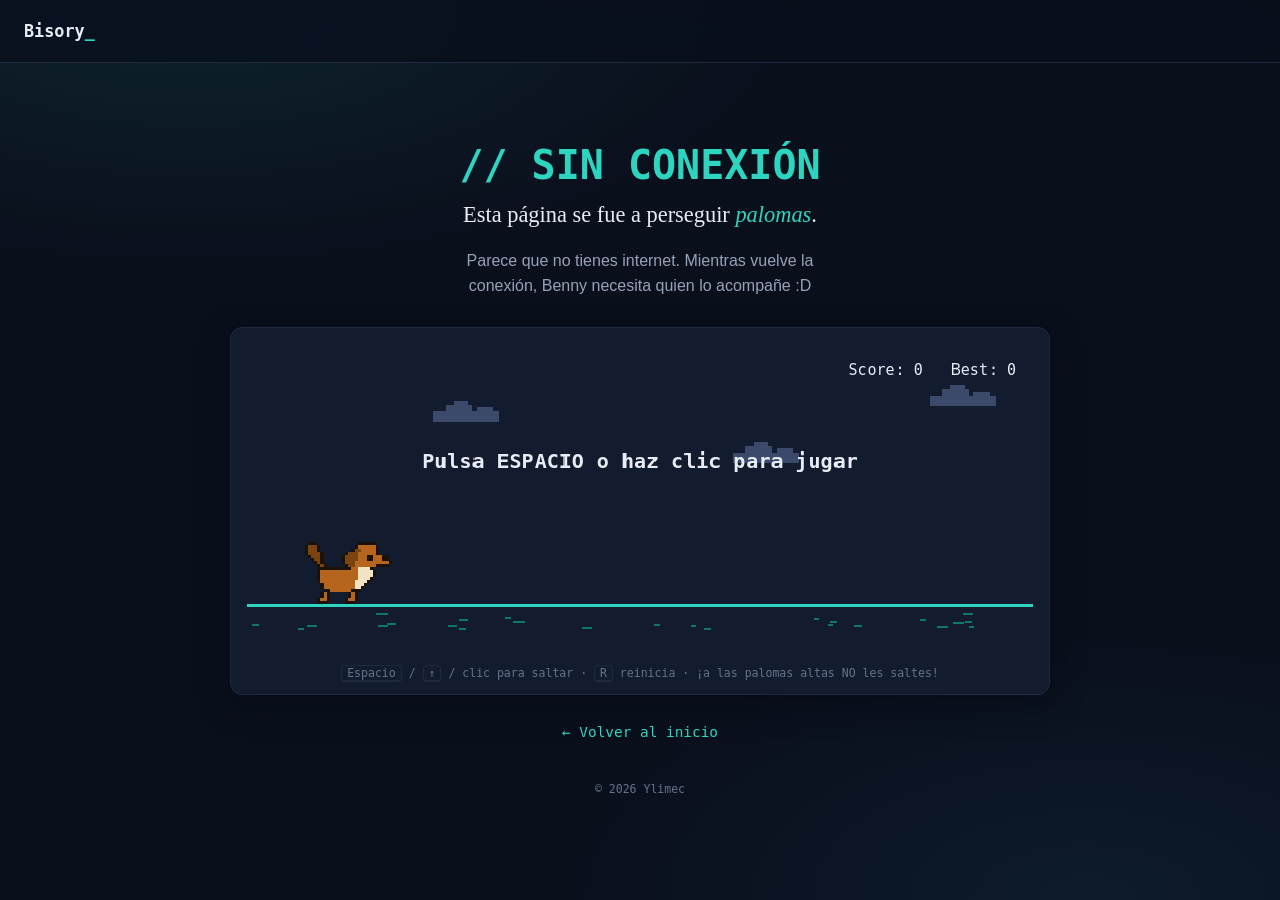
<file: docs/offline.html>
<!DOCTYPE html>
<html lang="es">
<head>
  <meta charset="UTF-8">
  <meta name="viewport" content="width=device-width, initial-scale=1.0">
  <meta name="description" content="Sin conexión, pero Benny necesita quien lo acompañe.">
  <meta name="robots" content="noindex">
  <title>Sin conexión · Bisory</title>
  <meta name="theme-color" content="#0a0f1c">

  <style>
    :root {
      --bg: #0a0f1c;
      --bg-deep: #131b2e;
      --ink: #e8edf5;
      --ink-soft: #94a3b8;
      --ink-mute: #64748b;
      --accent: #2dd4bf;
      --line: #1f2940;
      --serif: Georgia, "Times New Roman", serif;
      --mono: ui-monospace, "Cascadia Code", Consolas, Menlo, monospace;
      --sans: -apple-system, BlinkMacSystemFont, "SF Pro Text", "Segoe UI",
              "Helvetica Neue", Arial, sans-serif;
      --r: 6px;
    }

    *, *::before, *::after { box-sizing: border-box; margin: 0; padding: 0; }
    html { -webkit-text-size-adjust: 100%; }
    body {
      font-family: var(--sans);
      font-size: 16px;
      line-height: 1.6;
      color: var(--ink);
      background: var(--bg);
      background-image:
        radial-gradient(ellipse 80% 50% at 15% 0%, rgba(45, 212, 191, 0.10), transparent 60%),
        radial-gradient(ellipse 70% 50% at 85% 100%, rgba(56, 189, 248, 0.07), transparent 60%);
      background-attachment: fixed;
      -webkit-font-smoothing: antialiased;
      min-height: 100vh;
      display: grid;
      place-items: center;
      padding: 4.5rem 1.25rem 2rem;
    }
    a { color: inherit; text-decoration: none; }
    a:focus-visible { outline: 2px solid var(--accent); outline-offset: 3px; border-radius: 2px; }

    .nav {
      position: fixed;
      top: 0; left: 0; right: 0;
      padding: 1.1rem 1.5rem;
      background: rgba(10, 15, 28, 0.78);
      backdrop-filter: blur(14px) saturate(140%);
      border-bottom: 1px solid var(--line);
    }
    .nav__brand {
      font-family: var(--mono);
      font-weight: 700;
      font-size: 1.05rem;
      color: var(--ink);
    }
    .nav__cursor { color: var(--accent); animation: blink 1.1s steps(1) infinite; }
    @keyframes blink { 50% { opacity: 0; } }

    .wrap { width: min(94vw, 820px); text-align: center; }

    .eyebrow {
      font-family: var(--mono);
      font-weight: 700;
      font-size: clamp(1.7rem, 4.5vw, 2.5rem);
      line-height: 1.2;
      color: var(--accent);
      margin-bottom: 0.5rem;
    }
    .sub {
      font-family: var(--serif);
      font-size: clamp(1.05rem, 2.4vw, 1.4rem);
      color: var(--ink);
      text-wrap: balance;
    }
    .sub em { font-style: italic; color: var(--accent); }
    .lead {
      color: var(--ink-soft);
      max-width: 34rem;
      margin: 0.9rem auto 1.75rem;
      text-wrap: balance;
    }
    .lead em { font-style: italic; color: var(--ink); }

    .card {
      background: var(--bg-deep);
      border: 1px solid var(--line);
      border-radius: 12px;
      padding: 16px 16px 8px;
      box-shadow: 0 10px 30px rgba(3, 7, 18, 0.5);
    }
    canvas { display: block; width: 100%; image-rendering: pixelated; border-radius: var(--r); touch-action: manipulation; }
    .hint {
      font-family: var(--mono);
      font-size: 0.72rem;
      color: var(--ink-mute);
      margin: 10px 0 4px;
      user-select: none;
    }
    kbd {
      border: 1px solid var(--line);
      border-bottom-width: 2px;
      border-radius: 4px;
      padding: 0 5px;
      font-family: inherit;
    }

    .back {
      display: inline-block;
      margin-top: 1.6rem;
      font-family: var(--mono);
      font-size: 0.9rem;
      color: var(--accent);
      border-bottom: 1px solid transparent;
      transition: border-color 0.15s ease;
    }
    .back:hover { border-color: var(--accent); }

    .foot {
      margin-top: 2.2rem;
      font-family: var(--mono);
      font-size: 0.72rem;
      color: var(--ink-mute);
    }
  </style>
</head>
<body>

  <header class="nav">
    <a href="./" class="nav__brand">Bisory<span class="nav__cursor">_</span></a>
  </header>

  <main class="wrap">
    <h1 class="eyebrow">// SIN CONEXIÓN</h1>
    <p class="sub">Esta página se fue a perseguir <em>palomas</em>.</p>
    <p class="lead">
      Parece que no tienes internet. Mientras vuelve la conexión,
      Benny necesita quien lo acompañe :D
    </p>

    <div class="card">
      <canvas id="game" width="760" height="300"></canvas>
      <p class="hint"><kbd>Espacio</kbd> / <kbd>&#8593;</kbd> / clic para saltar &middot; <kbd>R</kbd> reinicia &middot; &iexcl;a las palomas altas NO les saltes!</p>
    </div>

    <a class="back" href="./">&larr; Volver al inicio</a>
    <p class="foot">© 2026 Ylimec</p>
  </main>

<script>
(() => {
"use strict";
const cvs = document.getElementById("game");
const ctx = cvs.getContext("2d");
const W = 760, H = 300, GROUND = 252;
const DPR = Math.min(window.devicePixelRatio || 1, 3);
cvs.width = W * DPR; cvs.height = H * DPR;
ctx.scale(DPR, DPR);
ctx.imageSmoothingEnabled = false;

/* ---------- paleta ---------- */
const C = {
  hyd:"#dc2626", hydDark:"#991b1b", hydLight:"#f87171",
  cloud:"#3b4a6b", ground:"#2dd4bf", speck:"#0f766e",
  nSky:"#060b16", nStar:"#e2e8f0", nCloud:"#26314d", nGround:"#0d9488", nSpeck:"#115e59",
};
const FG = "#e8edf5", MUTED = "#94a3b8";
const FONT = "Consolas,monospace";

/* ---------- sprite del perrito Benny (28x20, 3px por celda) ----------
   K contorno · O pelo castaño · D oreja/cola oscuras · W pecho crema */
const PAL = { K:"#1a1208", O:"#b5651d", D:"#7a4310", W:"#f2e3c4" };
const BODY = [
".KKK.............KKKKKK.....",
"KDDDK...........KOOOOOOK....",
"KDDDK..........KDDOOOOOK....",
"KDDDDK.......KDDDOOOOOOK....",
".KDDDK......KDDDDOOOKKOOOKK.",
"..KDDK......KDDDDOOOKKOOOKK.",
"...KDK......KDDDOOOOOOOOOOOK",
"....KDK......KDDOOOOOOOKKKK.",
"....KKKKKKKKKKKOOWWWWK......",
"....KOOOOOOOOOOOOWWWWWK.....",
"....KOOOOOOOOOOOOWWWWWK.....",
"....KOOOOOOOOOOOOWWWWK......",
"....KOOOOOOOOOOOWWWWK.......",
".....KOOOOOOOOOOWWWK........",
".....KOOOOOOOOOOWWK.........",
"......KKOOOOOOOKKK..........",
];
const LEGS_A = [
".....KOK......KOK...........",
".....KOK......KOK...........",
"....KOOK.....KOOK...........",
"....KKK......KKK............",
];
const LEGS_B = [
".......KOK..KOK.............",
".......KOK..KOK.............",
".......KOOK.KOOK............",
"........KK...KK.............",
];
const FRAME_A = BODY.concat(LEGS_A);
const FRAME_B = BODY.concat(LEGS_B);
const FRAME_DEAD = FRAME_A.map((r,i) => (i===4||i===5) ? r.replace("OKKO","ODDO") : r);
const SPR = 3, DOG_X = 56, DOG_W = 28*SPR, DOG_H = 20*SPR;

/* ---------- sprite de la paloma (14x8, 3px por celda) ---------- */
const PALB = { G:"#9aa5b1", D:"#6b7684", O:"#f59e0b", B:"#1e293b" };
const BIRD_A = [
".......GG.....",
"......GGG.....",
"......GGG.....",
"OGBGGGGGGGGGG.",
".GGGGGGGGGGDD.",
"...GGGGGGG....",
"..............",
"..............",
];
const BIRD_B = [
"..............",
"..............",
"..............",
"OGBGGGGGGGGGG.",
".GGGGGGGGGGDD.",
"...GGGGGGG....",
"......GGG.....",
".......GG.....",
];

function drawSprite(rows, pal, x, y){
  for (let r = 0; r < rows.length; r++){
    const row = rows[r];
    for (let c = 0; c < row.length; c++){
      const k = row[c];
      if (k === ".") continue;
      ctx.fillStyle = pal[k];
      ctx.fillRect(Math.round(x + c*SPR), Math.round(y + r*SPR), SPR, SPR);
    }
  }
}

/* ---------- sonido ---------- */
let ac = null;
function beep(freq, dur = 0.07, type = "square", gain = 0.035){
  try {
    ac = ac || new (window.AudioContext || window.webkitAudioContext)();
    const o = ac.createOscillator(), g = ac.createGain();
    o.type = type; o.frequency.value = freq; g.gain.value = gain;
    o.connect(g); g.connect(ac.destination);
    o.start();
    g.gain.exponentialRampToValueAtTime(0.0001, ac.currentTime + dur);
    o.stop(ac.currentTime + dur);
  } catch(e){}
}
function yip(){ beep(740, .045); setTimeout(() => beep(520, .06), 55); }

/* ---------- estado ---------- */
let state = "idle";               // idle | run | over
let speed, dist, score, nextMilestone, gapLeft;
let dogY, vy, legT;               // dogY: 0 en el suelo, negativo en el aire
let obstacles, clouds, specks, stars;
let deadFlash = 0, deadAt = 0, newBest = false;
let best = 0;
try { best = +localStorage.getItem("perrito_runner_best") || 0; } catch(e){}

function reset(){
  speed = 400; dist = 0; score = 0; nextMilestone = 100;
  dogY = 0; vy = 0; legT = 0; newBest = false;
  obstacles = []; gapLeft = 480;
  clouds = [{x:180,y:55},{x:470,y:95},{x:660,y:40}];
  specks = []; stars = [];
  for (let i = 0; i < 26; i++)
    specks.push({ x: Math.random()*W, y: GROUND + 8 + Math.random()*16, w: 4 + Math.random()*8 });
  for (let i = 0; i < 28; i++)
    stars.push({ x: Math.random()*W, y: Math.random()*140 });
}

function spawn(){
  if (score > 50 && Math.random() < 0.28){
    const baja = Math.random() < 0.6;               // baja: saltala · alta: pasa por debajo
    obstacles.push({ type:"bird", x: W + 40, w: 42, h: 24, tw: 42,
                     y: baja ? GROUND - 44 : GROUND - 98,
                     extra: 60 + Math.random()*60 });
  } else {
    let n = 1, w = 24, h = 40;
    const t = Math.random();
    if (score > 200 && t < 0.15) n = 3;
    else if (score > 40 && t < 0.35) n = 2;
    else if (t < 0.6) { w = 26; h = 54; }
    obstacles.push({ type:"hyd", x: W + 40, w, h, n, tw: n*w + (n-1)*10 });
  }
  gapLeft = 220 + Math.random()*240 + speed*0.30;
}

/* ---------- lógica ---------- */
function step(dt){
  speed = Math.min(speed + 22*dt, 1100);
  dist += speed*dt;
  score = Math.floor(dist/24);
  if (score >= nextMilestone){
    nextMilestone += 100;
    beep(660, .05); setTimeout(() => beep(880, .07), 90);
  }

  vy += 2600*dt; dogY += vy*dt;
  if (dogY > 0){ dogY = 0; vy = 0; }
  legT += dt*11;

  gapLeft -= speed*dt;
  if (gapLeft <= 0) spawn();
  for (const o of obstacles) o.x -= (speed + (o.extra || 0))*dt;
  obstacles = obstacles.filter(o => o.x + o.tw > -20);

  for (const c of clouds){
    c.x -= speed*0.25*dt;
    if (c.x < -90){ c.x = W + 40 + Math.random()*140; c.y = 30 + Math.random()*75; }
  }
  for (const s of specks){
    s.x -= speed*dt;
    if (s.x < -12){ s.x = W + Math.random()*30; s.y = GROUND + 8 + Math.random()*16; s.w = 4 + Math.random()*8; }
  }

  // colisión (caja con margen de perdón)
  const dx = DOG_X + 12, dw = DOG_W - 32;
  const dy = GROUND - DOG_H + dogY + 6, dh = DOG_H - 10;
  for (const o of obstacles){
    const ox = o.x + 2, ow = o.tw - 4;
    const oy = (o.type === "bird" ? o.y : GROUND - o.h) + 2, oh = o.h - 4;
    if (dx < ox + ow && dx + dw > ox && dy < oy + oh && dy + dh > oy){ die(); break; }
  }
}

function die(){
  state = "over"; deadFlash = 0.9; deadAt = performance.now();
  if (score > best){ best = score; newBest = true; try { localStorage.setItem("perrito_runner_best", best); } catch(e){} }
  beep(150, .3, "sawtooth", 0.05);
}

function press(){
  if (state === "over"){
    if (performance.now() - deadAt > 400){ reset(); state = "run"; }
    return;
  }
  if (state === "idle") state = "run";
  if (dogY === 0){ vy = -860; yip(); }
}

addEventListener("keydown", e => {
  if (e.code === "Space" || e.code === "ArrowUp"){ e.preventDefault(); press(); }
  else if (e.code === "KeyR" && state === "over"){ reset(); state = "run"; }
});
cvs.addEventListener("pointerdown", e => { e.preventDefault(); press(); });

/* ---------- dibujo ---------- */
function drawCloud(c, color){
  ctx.fillStyle = color;
  const x = Math.round(c.x), y = Math.round(c.y);
  ctx.fillRect(x, y+10, 64, 10);
  ctx.fillRect(x+12, y+4, 26, 6);
  ctx.fillRect(x+20, y, 14, 4);
  ctx.fillRect(x+42, y+6, 16, 4);
}

function drawHydrant(o){
  for (let i = 0; i < o.n; i++){
    const x = Math.round(o.x + i*(o.w + 10)), y = GROUND - o.h, w = o.w;
    ctx.fillStyle = C.hyd;
    ctx.fillRect(x, GROUND - 5, w, 5);          // base
    ctx.fillRect(x+4, y+8, w-8, o.h-8);         // cuerpo
    ctx.fillRect(x+6, y+3, w-12, 6);            // domo
    ctx.fillRect(x + ((w/2)|0) - 2, y, 5, 4);   // tapa
    ctx.fillStyle = C.hydDark;
    ctx.fillRect(x, y+14, 4, 6);                // brazo izq
    ctx.fillRect(x+w-4, y+14, 4, 6);            // brazo der
    ctx.fillStyle = C.hydLight;
    ctx.fillRect(x+4, y+21, w-8, 3);            // banda
  }
}

function drawBird(o){
  const rows = (Math.floor(legT*1.6) % 2 === 0) ? BIRD_A : BIRD_B;
  drawSprite(rows, PALB, o.x, o.y);
}

function draw(){
  ctx.clearRect(0, 0, W, H);
  const night = Math.floor(score/200) % 2 === 1;

  if (night){
    ctx.fillStyle = C.nSky; ctx.fillRect(0, 0, W, H);
    ctx.fillStyle = C.nStar;
    for (const st of stars) ctx.fillRect(Math.round(st.x), Math.round(st.y), 2, 2);
  }

  for (const c of clouds) drawCloud(c, night ? C.nCloud : C.cloud);

  ctx.fillStyle = night ? C.nGround : C.ground; ctx.fillRect(0, GROUND, W, 3);
  ctx.fillStyle = night ? C.nSpeck : C.speck;
  for (const s of specks) ctx.fillRect(Math.round(s.x), Math.round(s.y), Math.round(s.w), 2);

  for (const o of obstacles){
    if (o.type === "bird") drawBird(o); else drawHydrant(o);
  }

  let frame = FRAME_A;
  if (state === "over") frame = FRAME_DEAD;
  else if (dogY < 0) frame = FRAME_B;   // patas recogidas en el aire
  else if (state === "run") frame = (Math.floor(legT) % 2 === 0) ? FRAME_A : FRAME_B;
  drawSprite(frame, PAL, DOG_X, GROUND - DOG_H + dogY);

  ctx.fillStyle = night ? C.nStar : FG;
  ctx.font = "15px " + FONT;
  ctx.textAlign = "right";
  ctx.fillText("Score: " + score + "   Best: " + best, W - 16, 30);

  ctx.textAlign = "center";
  if (state === "idle"){
    ctx.font = "bold 20px " + FONT;
    ctx.fillText("Pulsa ESPACIO o haz clic para jugar", W/2, 120);
  } else if (state === "over"){
    ctx.font = "bold 28px " + FONT;
    ctx.fillText("GAME OVER", W/2, 112);
    ctx.font = "14px " + FONT;
    ctx.fillStyle = night ? "#94a3b8" : MUTED;
    ctx.fillText(newBest ? "¡Nuevo récord! · Espacio o clic para reiniciar" : "Espacio o clic para reiniciar", W/2, 140);
  }

  if (deadFlash > 0){
    ctx.fillStyle = "rgba(255,255,255," + (deadFlash*0.35).toFixed(3) + ")";
    ctx.fillRect(0, 0, W, H);
    deadFlash = Math.max(0, deadFlash - 0.06);
  }
}

/* ---------- bucle ---------- */
let last = null;
function frame(ts){
  const dt = Math.min((ts - (last === null ? ts : last)) / 1000, 0.05);
  last = ts;
  if (state === "run") step(dt);
  draw();
  requestAnimationFrame(frame);
}
document.addEventListener("visibilitychange", () => { last = null; });

reset();
requestAnimationFrame(frame);
})();
if ("serviceWorker" in navigator) navigator.serviceWorker.register("sw.js");
</script>
</body>
</html>
</file>
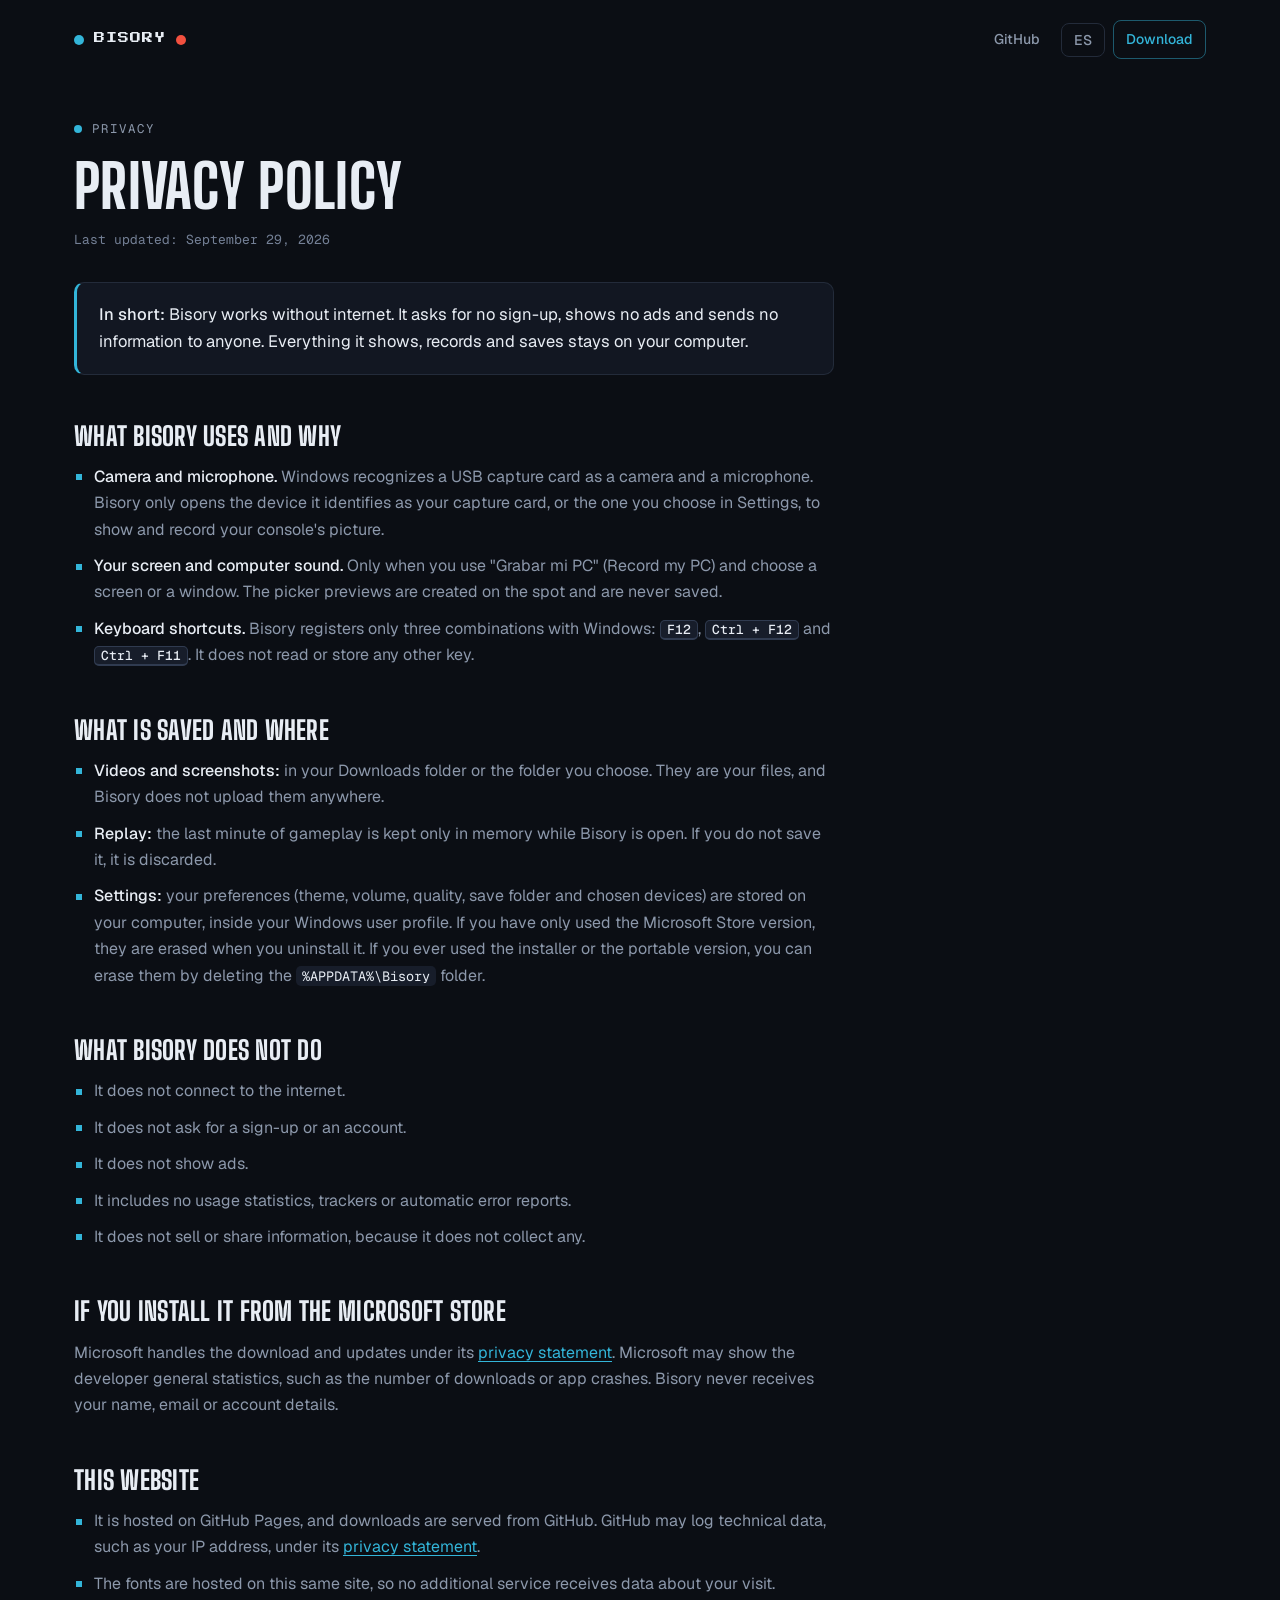
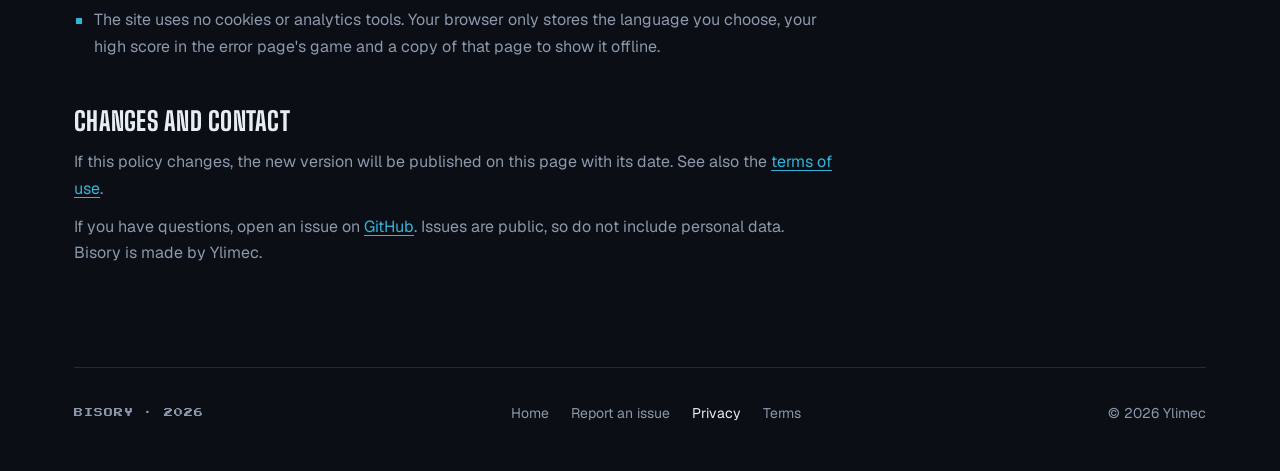
<file: docs/privacidad.html>
<!DOCTYPE html>
<html lang="es">
<head>
<meta charset="UTF-8">
<meta name="viewport" content="width=device-width, initial-scale=1">
<title>Privacidad · Bisory</title>
<meta name="description" content="Política de privacidad de Bisory: funciona sin internet y no envía información a nadie. Privacy policy: Bisory works offline and sends no information to anyone.">
<meta name="theme-color" content="#0B0E14">
<link rel="icon" href="icon.ico">
<link rel="stylesheet" href="fonts/fonts.css">
<link rel="stylesheet" href="legal.css">
</head>
<body>

<div class="wrap">
  <header>
    <a class="brand" href="./"><span class="dot-l"></span>BISORY<span class="dot-r"></span></a>
    <div class="top-actions">
      <a class="top-link gh" href="https://github.com/ylimecc/Bisory" rel="noopener">GitHub</a>
      <button class="lang-btn" id="langBtn" aria-label="Switch language">EN</button>
      <a class="top-link top-cta" href="https://apps.microsoft.com/detail/9PN1XST1QHBF" rel="noopener"><span lang="es">Descargar</span><span lang="en">Download</span></a>
    </div>
  </header>

  <main>
    <!-- ================= ESPAÑOL ================= -->
    <article lang="es">
      <p class="eyebrow">Privacidad</p>
      <h1>Política de privacidad</h1>
      <p class="updated">Última actualización: 29 de septiembre de 2026</p>

      <div class="tldr">
        <p><strong>En resumen:</strong> Bisory funciona sin internet. No pide registro, no muestra anuncios y no envía información a nadie. Todo lo que muestra, graba y guarda permanece en tu computadora.</p>
      </div>

      <h2>Qué utiliza Bisory y para qué</h2>
      <ul>
        <li><strong>Cámara y micrófono.</strong> Windows reconoce la capturadora USB como una cámara y un micrófono. Bisory solo abre el dispositivo que identifica como capturadora, o el que elijas en Ajustes, para mostrar y grabar la imagen de tu consola.</li>
        <li><strong>Tu pantalla y el sonido de la computadora.</strong> Solo cuando usas «Grabar mi PC» y eliges una pantalla o una ventana. Las vistas previas del selector se generan en ese momento y no se guardan.</li>
        <li><strong>Atajos de teclado.</strong> Bisory registra en Windows únicamente tres combinaciones: <kbd>F12</kbd>, <kbd>Ctrl + F12</kbd> y <kbd>Ctrl + F11</kbd>. No lee ni guarda ninguna otra tecla.</li>
      </ul>

      <h2>Qué se guarda y dónde</h2>
      <ul>
        <li><strong>Videos y capturas:</strong> en tu carpeta de Descargas o en la que elijas. Son archivos tuyos y Bisory no los sube a ningún lugar.</li>
        <li><strong>Replay:</strong> el último minuto de juego se conserva solo en la memoria mientras Bisory está abierto. Si no lo guardas, se descarta.</li>
        <li><strong>Ajustes:</strong> tus preferencias (tema, volumen, calidad, carpeta de guardado y dispositivos elegidos) se guardan en tu computadora, dentro de tu usuario de Windows. Si solo has usado la versión de Microsoft Store, se borran al desinstalarla. Si alguna vez usaste el instalador o la versión portátil, puedes borrarlos eliminando la carpeta <code>%APPDATA%\Bisory</code>.</li>
      </ul>

      <h2>Lo que Bisory no hace</h2>
      <ul>
        <li>No se conecta a internet.</li>
        <li>No pide registro ni cuentas.</li>
        <li>No muestra anuncios.</li>
        <li>No incluye estadísticas de uso, rastreadores ni envío automático de errores.</li>
        <li>No vende ni comparte información, porque no la recopila.</li>
      </ul>

      <h2>Si lo instalas desde Microsoft Store</h2>
      <p>Microsoft administra la descarga y las actualizaciones de acuerdo con su <a href="https://privacy.microsoft.com/privacystatement" rel="noopener">declaración de privacidad</a>. Microsoft puede mostrar al desarrollador estadísticas generales, como el número de descargas o de fallos de la aplicación. Bisory nunca recibe tu nombre, tu correo ni los datos de tu cuenta.</p>

      <h2>Este sitio web</h2>
      <ul>
        <li>Está alojado en GitHub Pages y las descargas se ofrecen desde GitHub. GitHub puede registrar datos técnicos, como tu dirección IP, de acuerdo con su <a href="https://docs.github.com/site-policy/privacy-policies/github-general-privacy-statement" rel="noopener">declaración de privacidad</a>.</li>
        <li>Las tipografías se alojan en este mismo sitio, así que ningún servicio adicional recibe datos de tu visita.</li>
        <li>El sitio no usa cookies ni herramientas de estadísticas. Tu navegador guarda únicamente el idioma que eliges, tu récord en el juego de la página de error y una copia de esa página para mostrarla sin conexión.</li>
      </ul>

      <h2>Cambios y contacto</h2>
      <p>Si esta política cambia, la nueva versión se publicará en esta página con su fecha. Consulta también los <a href="terminos.html">términos de uso</a>.</p>
      <p>Si tienes dudas, abre un reporte en <a href="https://github.com/ylimecc/Bisory/issues" rel="noopener">GitHub</a>. Los reportes son públicos, así que no incluyas datos personales. Bisory es desarrollado por Ylimec.</p>
    </article>

    <!-- ================= ENGLISH ================= -->
    <article lang="en">
      <p class="eyebrow">Privacy</p>
      <h1>Privacy policy</h1>
      <p class="updated">Last updated: September 29, 2026</p>

      <div class="tldr">
        <p><strong>In short:</strong> Bisory works without internet. It asks for no sign-up, shows no ads and sends no information to anyone. Everything it shows, records and saves stays on your computer.</p>
      </div>

      <h2>What Bisory uses and why</h2>
      <ul>
        <li><strong>Camera and microphone.</strong> Windows recognizes a USB capture card as a camera and a microphone. Bisory only opens the device it identifies as your capture card, or the one you choose in Settings, to show and record your console's picture.</li>
        <li><strong>Your screen and computer sound.</strong> Only when you use "Grabar mi PC" (Record my PC) and choose a screen or a window. The picker previews are created on the spot and are never saved.</li>
        <li><strong>Keyboard shortcuts.</strong> Bisory registers only three combinations with Windows: <kbd>F12</kbd>, <kbd>Ctrl + F12</kbd> and <kbd>Ctrl + F11</kbd>. It does not read or store any other key.</li>
      </ul>

      <h2>What is saved and where</h2>
      <ul>
        <li><strong>Videos and screenshots:</strong> in your Downloads folder or the folder you choose. They are your files, and Bisory does not upload them anywhere.</li>
        <li><strong>Replay:</strong> the last minute of gameplay is kept only in memory while Bisory is open. If you do not save it, it is discarded.</li>
        <li><strong>Settings:</strong> your preferences (theme, volume, quality, save folder and chosen devices) are stored on your computer, inside your Windows user profile. If you have only used the Microsoft Store version, they are erased when you uninstall it. If you ever used the installer or the portable version, you can erase them by deleting the <code>%APPDATA%\Bisory</code> folder.</li>
      </ul>

      <h2>What Bisory does not do</h2>
      <ul>
        <li>It does not connect to the internet.</li>
        <li>It does not ask for a sign-up or an account.</li>
        <li>It does not show ads.</li>
        <li>It includes no usage statistics, trackers or automatic error reports.</li>
        <li>It does not sell or share information, because it does not collect any.</li>
      </ul>

      <h2>If you install it from the Microsoft Store</h2>
      <p>Microsoft handles the download and updates under its <a href="https://privacy.microsoft.com/privacystatement" rel="noopener">privacy statement</a>. Microsoft may show the developer general statistics, such as the number of downloads or app crashes. Bisory never receives your name, email or account details.</p>

      <h2>This website</h2>
      <ul>
        <li>It is hosted on GitHub Pages, and downloads are served from GitHub. GitHub may log technical data, such as your IP address, under its <a href="https://docs.github.com/site-policy/privacy-policies/github-general-privacy-statement" rel="noopener">privacy statement</a>.</li>
        <li>The fonts are hosted on this same site, so no additional service receives data about your visit.</li>
        <li>The site uses no cookies or analytics tools. Your browser only stores the language you choose, your high score in the error page's game and a copy of that page to show it offline.</li>
      </ul>

      <h2>Changes and contact</h2>
      <p>If this policy changes, the new version will be published on this page with its date. See also the <a href="terminos.html">terms of use</a>.</p>
      <p>If you have questions, open an issue on <a href="https://github.com/ylimecc/Bisory/issues" rel="noopener">GitHub</a>. Issues are public, so do not include personal data. Bisory is made by Ylimec.</p>
    </article>
  </main>

  <footer>
    <span class="f-brand">BISORY · 2026</span>
    <nav>
      <a href="./"><span lang="es">Inicio</span><span lang="en">Home</span></a>
      <a href="https://github.com/ylimecc/Bisory/issues" rel="noopener"><span lang="es">Reportar un problema</span><span lang="en">Report an issue</span></a>
      <a href="privacidad.html" aria-current="page"><span lang="es">Privacidad</span><span lang="en">Privacy</span></a>
      <a href="terminos.html"><span lang="es">Términos</span><span lang="en">Terms</span></a>
    </nav>
    <span>© 2026 Ylimec</span>
  </footer>
</div>

<script>
/* mismo idioma que la portada: lo elegido ahí (vs-lang) o el del navegador */
const TITLES = { es:"Privacidad · Bisory", en:"Privacy · Bisory" };
const langBtn = document.getElementById("langBtn");
let lang = "es";
try { lang = localStorage.getItem("vs-lang") || (navigator.language||"es").slice(0,2); } catch(e){}
if (lang !== "en") lang = "es";

function apply(){
  document.documentElement.lang = lang;
  document.title = TITLES[lang];
  langBtn.textContent = lang === "es" ? "EN" : "ES";
}
langBtn.addEventListener("click", ()=>{
  lang = lang === "es" ? "en" : "es";
  try { localStorage.setItem("vs-lang", lang); } catch(e){}
  apply();
});
apply();

if ("serviceWorker" in navigator) navigator.serviceWorker.register("sw.js");
</script>
</body>
</html>
</file>
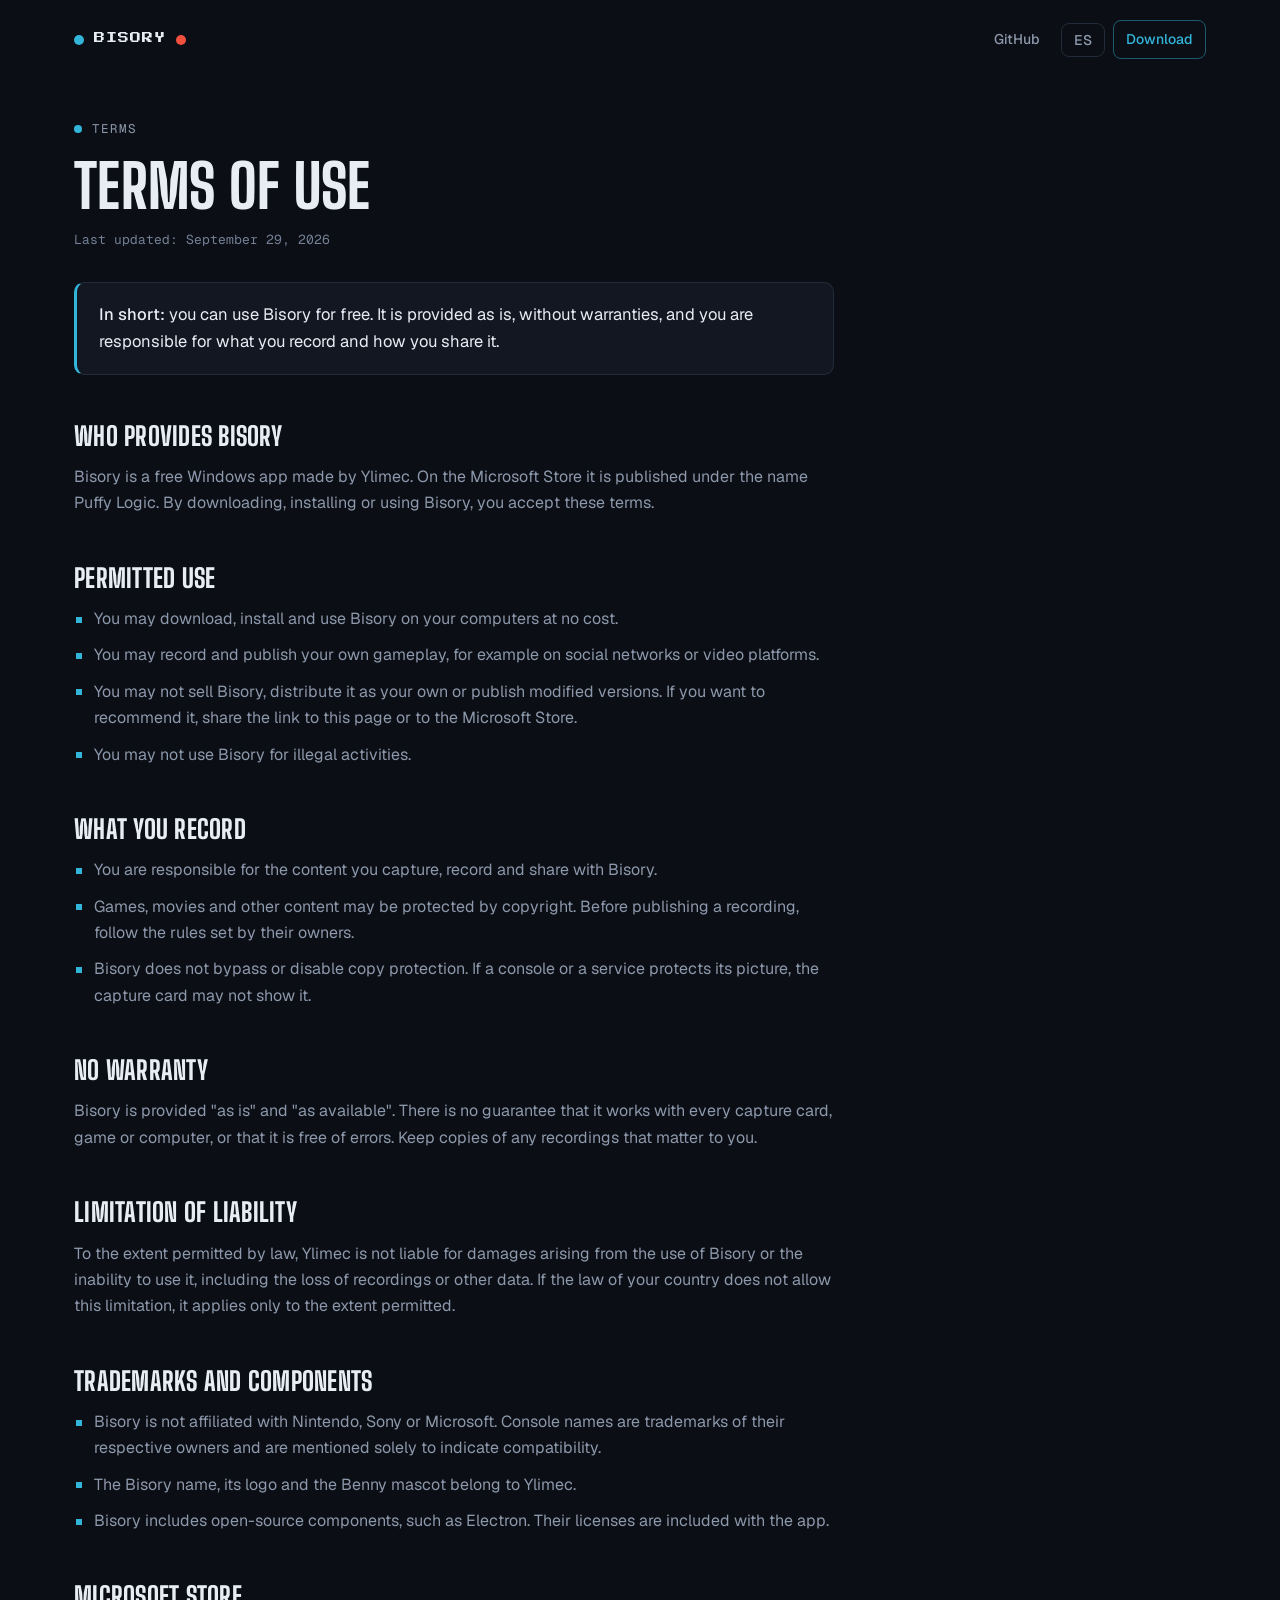
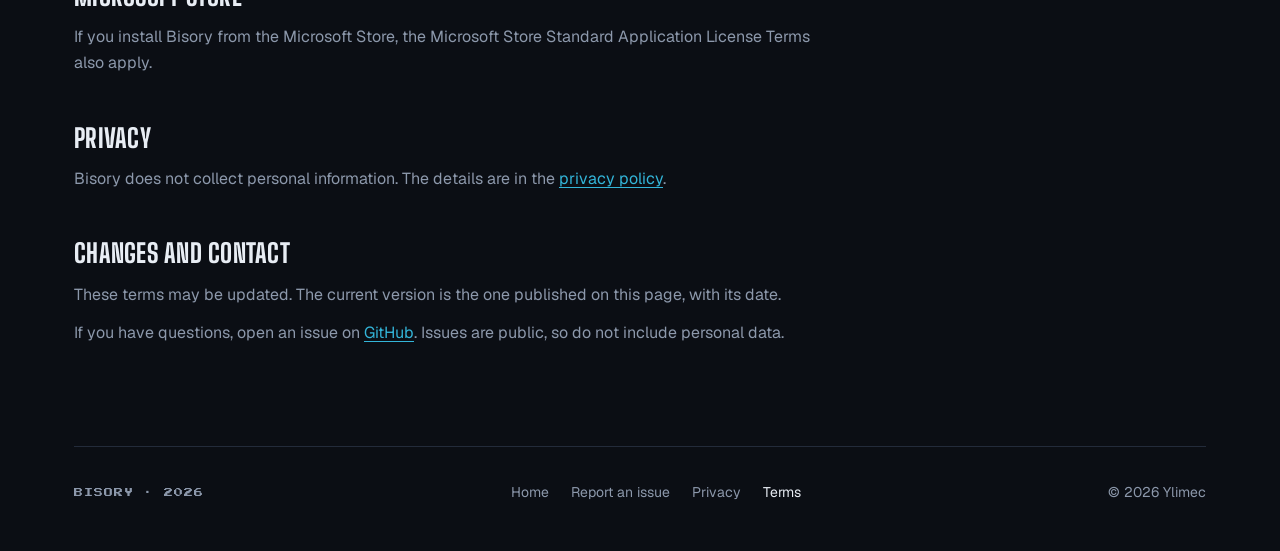
<file: docs/terminos.html>
<!DOCTYPE html>
<html lang="es">
<head>
<meta charset="UTF-8">
<meta name="viewport" content="width=device-width, initial-scale=1">
<title>Términos de uso · Bisory</title>
<meta name="description" content="Términos de uso de Bisory: aplicación gratuita que se ofrece tal cual, sin garantías. Terms of use: a free app provided as is, without warranties.">
<meta name="theme-color" content="#0B0E14">
<link rel="icon" href="icon.ico">
<link rel="stylesheet" href="fonts/fonts.css">
<link rel="stylesheet" href="legal.css">
</head>
<body>

<div class="wrap">
  <header>
    <a class="brand" href="./"><span class="dot-l"></span>BISORY<span class="dot-r"></span></a>
    <div class="top-actions">
      <a class="top-link gh" href="https://github.com/ylimecc/Bisory" rel="noopener">GitHub</a>
      <button class="lang-btn" id="langBtn" aria-label="Switch language">EN</button>
      <a class="top-link top-cta" href="https://apps.microsoft.com/detail/9PN1XST1QHBF" rel="noopener"><span lang="es">Descargar</span><span lang="en">Download</span></a>
    </div>
  </header>

  <main>
    <!-- ================= ESPAÑOL ================= -->
    <article lang="es">
      <p class="eyebrow">Términos</p>
      <h1>Términos de uso</h1>
      <p class="updated">Última actualización: 29 de septiembre de 2026</p>

      <div class="tldr">
        <p><strong>En resumen:</strong> puedes usar Bisory gratis. Se ofrece tal cual, sin garantías, y eres responsable de lo que grabas y de cómo lo compartes.</p>
      </div>

      <h2>Quién ofrece Bisory</h2>
      <p>Bisory es una aplicación gratuita para Windows desarrollada por Ylimec. En Microsoft Store se publica con el nombre Puffy Logic. Al descargar, instalar o usar Bisory, aceptas estos términos.</p>

      <h2>Uso permitido</h2>
      <ul>
        <li>Puedes descargar, instalar y usar Bisory sin costo en tus computadoras.</li>
        <li>Puedes grabar y publicar tus propias partidas, por ejemplo en redes sociales o en plataformas de video.</li>
        <li>No está permitido vender Bisory, distribuirlo como si fuera tuyo ni publicar versiones modificadas. Si quieres recomendarlo, comparte el enlace a esta página o a Microsoft Store.</li>
        <li>No está permitido usar Bisory para actividades ilegales.</li>
      </ul>

      <h2>Lo que grabas</h2>
      <ul>
        <li>Eres responsable del contenido que capturas, grabas y compartes con Bisory.</li>
        <li>Los juegos, películas y demás contenidos pueden estar protegidos por derechos de autor. Antes de publicar una grabación, respeta las reglas de sus titulares.</li>
        <li>Bisory no elude ni desactiva protecciones anticopia. Si una consola o un servicio protege su imagen, es posible que la capturadora no la muestre.</li>
      </ul>

      <h2>Sin garantía</h2>
      <p>Bisory se ofrece «tal cual» y «según disponibilidad». No se garantiza que funcione con todas las capturadoras, juegos o computadoras, ni que esté libre de errores. Conserva copias de las grabaciones que sean importantes para ti.</p>

      <h2>Limitación de responsabilidad</h2>
      <p>En la medida en que la ley lo permita, Ylimec no será responsable de los daños derivados del uso de Bisory o de la imposibilidad de usarlo, incluida la pérdida de grabaciones o de otros datos. Si la ley de tu país no permite esta limitación, se aplicará solo en la medida permitida.</p>

      <h2>Marcas y componentes</h2>
      <ul>
        <li>Bisory no está afiliado a Nintendo, Sony ni Microsoft. Los nombres de las consolas son marcas de sus respectivos titulares y se mencionan únicamente para indicar compatibilidad.</li>
        <li>El nombre Bisory, su logotipo y la mascota Benny pertenecen a Ylimec.</li>
        <li>Bisory incluye componentes de código abierto, como Electron. Sus licencias se incluyen con la aplicación.</li>
      </ul>

      <h2>Microsoft Store</h2>
      <p>Si instalas Bisory desde Microsoft Store, también se aplican los Términos de licencia estándar de aplicaciones de Microsoft Store (Standard Application License Terms).</p>

      <h2>Privacidad</h2>
      <p>Bisory no recopila información personal. Los detalles están en la <a href="privacidad.html">política de privacidad</a>.</p>

      <h2>Cambios y contacto</h2>
      <p>Estos términos pueden actualizarse. La versión vigente es la publicada en esta página, con su fecha.</p>
      <p>Si tienes dudas, abre un reporte en <a href="https://github.com/ylimecc/Bisory/issues" rel="noopener">GitHub</a>. Los reportes son públicos, así que no incluyas datos personales.</p>
    </article>

    <!-- ================= ENGLISH ================= -->
    <article lang="en">
      <p class="eyebrow">Terms</p>
      <h1>Terms of use</h1>
      <p class="updated">Last updated: September 29, 2026</p>

      <div class="tldr">
        <p><strong>In short:</strong> you can use Bisory for free. It is provided as is, without warranties, and you are responsible for what you record and how you share it.</p>
      </div>

      <h2>Who provides Bisory</h2>
      <p>Bisory is a free Windows app made by Ylimec. On the Microsoft Store it is published under the name Puffy Logic. By downloading, installing or using Bisory, you accept these terms.</p>

      <h2>Permitted use</h2>
      <ul>
        <li>You may download, install and use Bisory on your computers at no cost.</li>
        <li>You may record and publish your own gameplay, for example on social networks or video platforms.</li>
        <li>You may not sell Bisory, distribute it as your own or publish modified versions. If you want to recommend it, share the link to this page or to the Microsoft Store.</li>
        <li>You may not use Bisory for illegal activities.</li>
      </ul>

      <h2>What you record</h2>
      <ul>
        <li>You are responsible for the content you capture, record and share with Bisory.</li>
        <li>Games, movies and other content may be protected by copyright. Before publishing a recording, follow the rules set by their owners.</li>
        <li>Bisory does not bypass or disable copy protection. If a console or a service protects its picture, the capture card may not show it.</li>
      </ul>

      <h2>No warranty</h2>
      <p>Bisory is provided "as is" and "as available". There is no guarantee that it works with every capture card, game or computer, or that it is free of errors. Keep copies of any recordings that matter to you.</p>

      <h2>Limitation of liability</h2>
      <p>To the extent permitted by law, Ylimec is not liable for damages arising from the use of Bisory or the inability to use it, including the loss of recordings or other data. If the law of your country does not allow this limitation, it applies only to the extent permitted.</p>

      <h2>Trademarks and components</h2>
      <ul>
        <li>Bisory is not affiliated with Nintendo, Sony or Microsoft. Console names are trademarks of their respective owners and are mentioned solely to indicate compatibility.</li>
        <li>The Bisory name, its logo and the Benny mascot belong to Ylimec.</li>
        <li>Bisory includes open-source components, such as Electron. Their licenses are included with the app.</li>
      </ul>

      <h2>Microsoft Store</h2>
      <p>If you install Bisory from the Microsoft Store, the Microsoft Store Standard Application License Terms also apply.</p>

      <h2>Privacy</h2>
      <p>Bisory does not collect personal information. The details are in the <a href="privacidad.html">privacy policy</a>.</p>

      <h2>Changes and contact</h2>
      <p>These terms may be updated. The current version is the one published on this page, with its date.</p>
      <p>If you have questions, open an issue on <a href="https://github.com/ylimecc/Bisory/issues" rel="noopener">GitHub</a>. Issues are public, so do not include personal data.</p>
    </article>
  </main>

  <footer>
    <span class="f-brand">BISORY · 2026</span>
    <nav>
      <a href="./"><span lang="es">Inicio</span><span lang="en">Home</span></a>
      <a href="https://github.com/ylimecc/Bisory/issues" rel="noopener"><span lang="es">Reportar un problema</span><span lang="en">Report an issue</span></a>
      <a href="privacidad.html"><span lang="es">Privacidad</span><span lang="en">Privacy</span></a>
      <a href="terminos.html" aria-current="page"><span lang="es">Términos</span><span lang="en">Terms</span></a>
    </nav>
    <span>© 2026 Ylimec</span>
  </footer>
</div>

<script>
/* mismo idioma que la portada: lo elegido ahí (vs-lang) o el del navegador */
const TITLES = { es:"Términos de uso · Bisory", en:"Terms of use · Bisory" };
const langBtn = document.getElementById("langBtn");
let lang = "es";
try { lang = localStorage.getItem("vs-lang") || (navigator.language||"es").slice(0,2); } catch(e){}
if (lang !== "en") lang = "es";

function apply(){
  document.documentElement.lang = lang;
  document.title = TITLES[lang];
  langBtn.textContent = lang === "es" ? "EN" : "ES";
}
langBtn.addEventListener("click", ()=>{
  lang = lang === "es" ? "en" : "es";
  try { localStorage.setItem("vs-lang", lang); } catch(e){}
  apply();
});
apply();

if ("serviceWorker" in navigator) navigator.serviceWorker.register("sw.js");
</script>
</body>
</html>
</file>
<file: docs/fonts/fonts.css>
/* Letras del sitio alojadas aquí mismo: ninguna visita le envía su dirección IP a un servidor externo.
   Solo el subconjunto latino. Licencia SIL Open Font License 1.1 (ver los OFL-*.txt de esta carpeta). */
@font-face{font-family:'Big Shoulders Display';font-style:normal;font-weight:700 800;font-display:swap;src:url(big-shoulders-display.woff2) format('woff2');unicode-range:U+0000-00FF, U+0131, U+0152-0153, U+02BB-02BC, U+02C6, U+02DA, U+02DC, U+0304, U+0308, U+0329, U+2000-206F, U+20AC, U+2122, U+2191, U+2193, U+2212, U+2215, U+FEFF, U+FFFD}
@font-face{font-family:'Geist';font-style:normal;font-weight:400 600;font-display:swap;src:url(geist.woff2) format('woff2');unicode-range:U+0000-00FF, U+0131, U+0152-0153, U+02BB-02BC, U+02C6, U+02DA, U+02DC, U+0304, U+0308, U+0329, U+2000-206F, U+20AC, U+2122, U+2191, U+2193, U+2212, U+2215, U+FEFF, U+FFFD}
@font-face{font-family:'Geist Mono';font-style:normal;font-weight:400 500;font-display:swap;src:url(geist-mono.woff2) format('woff2');unicode-range:U+0000-00FF, U+0131, U+0152-0153, U+02BB-02BC, U+02C6, U+02DA, U+02DC, U+0304, U+0308, U+0329, U+2000-206F, U+20AC, U+2122, U+2191, U+2193, U+2212, U+2215, U+FEFF, U+FFFD}
@font-face{font-family:'Press Start 2P';font-style:normal;font-weight:400;font-display:swap;src:url(press-start-2p.woff2) format('woff2');unicode-range:U+0000-00FF, U+0131, U+0152-0153, U+02BB-02BC, U+02C6, U+02DA, U+02DC, U+0304, U+0308, U+0329, U+2000-206F, U+20AC, U+2122, U+2191, U+2193, U+2212, U+2215, U+FEFF, U+FFFD}
</file>
<file: docs/legal.css>
/* Estilo de las páginas legales (privacidad y términos): mismos tokens y letras que la portada.
   Cada texto está en los dos idiomas; el lang de <html> decide cuál se ve (sin JS: español). */
:root{
  --bg:#0B0E14;
  --panel:#121722;
  --panel-2:#171D2A;
  --line:#232B3A;
  --line-2:#303B50;
  --text:#E8EDF4;
  --muted:#8C98AB;
  --faint:#748096;
  --blue:#33B5D9;
  --blue-ink:#04222C;
  --rec:#F2503F;
  --font-display:"Big Shoulders Display","Arial Narrow",sans-serif;
  --font-body:"Geist",system-ui,-apple-system,"Segoe UI",sans-serif;
  --font-mono:"Geist Mono",ui-monospace,Consolas,monospace;
  --font-pixel:"Press Start 2P",monospace;
}
*{margin:0;padding:0;box-sizing:border-box}
body{
  background:var(--bg);color:var(--text);
  font-family:var(--font-body);font-size:16px;line-height:1.65;
  -webkit-font-smoothing:antialiased;
}
::selection{background:var(--blue);color:var(--blue-ink)}
a{color:var(--blue);text-underline-offset:3px}
a:focus-visible,button:focus-visible{outline:2px solid var(--blue);outline-offset:3px;border-radius:4px}
html[lang="es"] [lang="en"], html[lang="en"] [lang="es"]{display:none}

.wrap{max-width:1180px;margin:0 auto;padding:0 24px}

/* barra superior (igual que la portada) */
header{display:flex;align-items:center;justify-content:space-between;gap:16px;padding:20px 0}
.brand{
  font-family:var(--font-pixel);font-size:11px;letter-spacing:1px;
  color:var(--text);text-decoration:none;display:flex;align-items:center;gap:10px;
}
.brand .dot-l,.brand .dot-r{width:10px;height:10px;border-radius:50%}
.brand .dot-l{background:var(--blue)}
.brand .dot-r{background:var(--rec)}
.top-actions{display:flex;align-items:center;gap:8px}
.top-link,.lang-btn{
  font-family:var(--font-body);font-weight:500;font-size:14px;
  color:var(--muted);background:none;border:1px solid transparent;
  border-radius:8px;padding:7px 12px;cursor:pointer;text-decoration:none;
  transition:color .2s,border-color .2s;
}
.top-link:hover,.lang-btn:hover{color:var(--text)}
.lang-btn{border-color:var(--line)}
.top-cta{color:var(--blue);border-color:rgba(51,181,217,.45)}
.top-cta:hover{color:var(--text);border-color:var(--blue)}

/* documento */
main{max-width:760px;padding:40px 0 88px}
.eyebrow{
  font-family:var(--font-mono);font-size:12.5px;letter-spacing:.08em;text-transform:uppercase;
  color:var(--muted);display:flex;align-items:center;gap:10px;margin-bottom:18px;
}
.eyebrow::before{content:"";width:8px;height:8px;border-radius:50%;background:var(--blue)}
h1{
  font-family:var(--font-display);font-weight:800;text-transform:uppercase;
  font-size:clamp(40px,5vw,60px);line-height:.95;letter-spacing:.005em;
}
.updated{font-family:var(--font-mono);font-size:13px;color:var(--faint);margin-top:14px}
.tldr{
  margin:32px 0 12px;padding:18px 22px;
  background:var(--panel);border:1px solid var(--line);border-left:3px solid var(--blue);border-radius:10px;
}
.tldr p{color:var(--text);font-size:16.5px;margin:0}
h2{
  font-family:var(--font-display);font-weight:800;text-transform:uppercase;
  font-size:26px;line-height:1.05;letter-spacing:.01em;margin:48px 0 14px;
}
article p{color:var(--muted);margin-bottom:12px}
article strong{color:var(--text);font-weight:500}
article ul{list-style:none;display:grid;gap:10px;margin-bottom:12px}
article li{color:var(--muted);padding-left:20px;position:relative}
article li::before{content:"";position:absolute;left:2px;top:.66em;width:6px;height:6px;background:var(--blue)}
code{font-family:var(--font-mono);background:var(--panel-2);padding:1px 6px;border-radius:5px;font-size:13.5px;color:var(--text)}
kbd{
  font-family:var(--font-mono);font-size:13px;font-weight:500;
  background:var(--panel-2);border:1px solid var(--line-2);border-bottom-width:2px;
  border-radius:5px;padding:0 6px;color:var(--text);white-space:nowrap;
}

/* pie (igual que la portada) */
footer{
  border-top:1px solid var(--line);padding:34px 0 46px;
  display:flex;justify-content:space-between;align-items:center;gap:14px;flex-wrap:wrap;
  color:var(--muted);font-size:14px;
}
footer .f-brand{font-family:var(--font-pixel);font-size:9px;letter-spacing:1px}
footer nav{display:flex;gap:22px;flex-wrap:wrap}
footer a{color:var(--muted);text-decoration:none}
footer a:hover{color:var(--text)}
footer a[aria-current="page"]{color:var(--text)}

@media (max-width:680px){
  .wrap{padding:0 16px}
  .top-link.gh{display:none}
  main{padding-top:20px}
  .tldr{padding:16px 18px}
}
</file>
